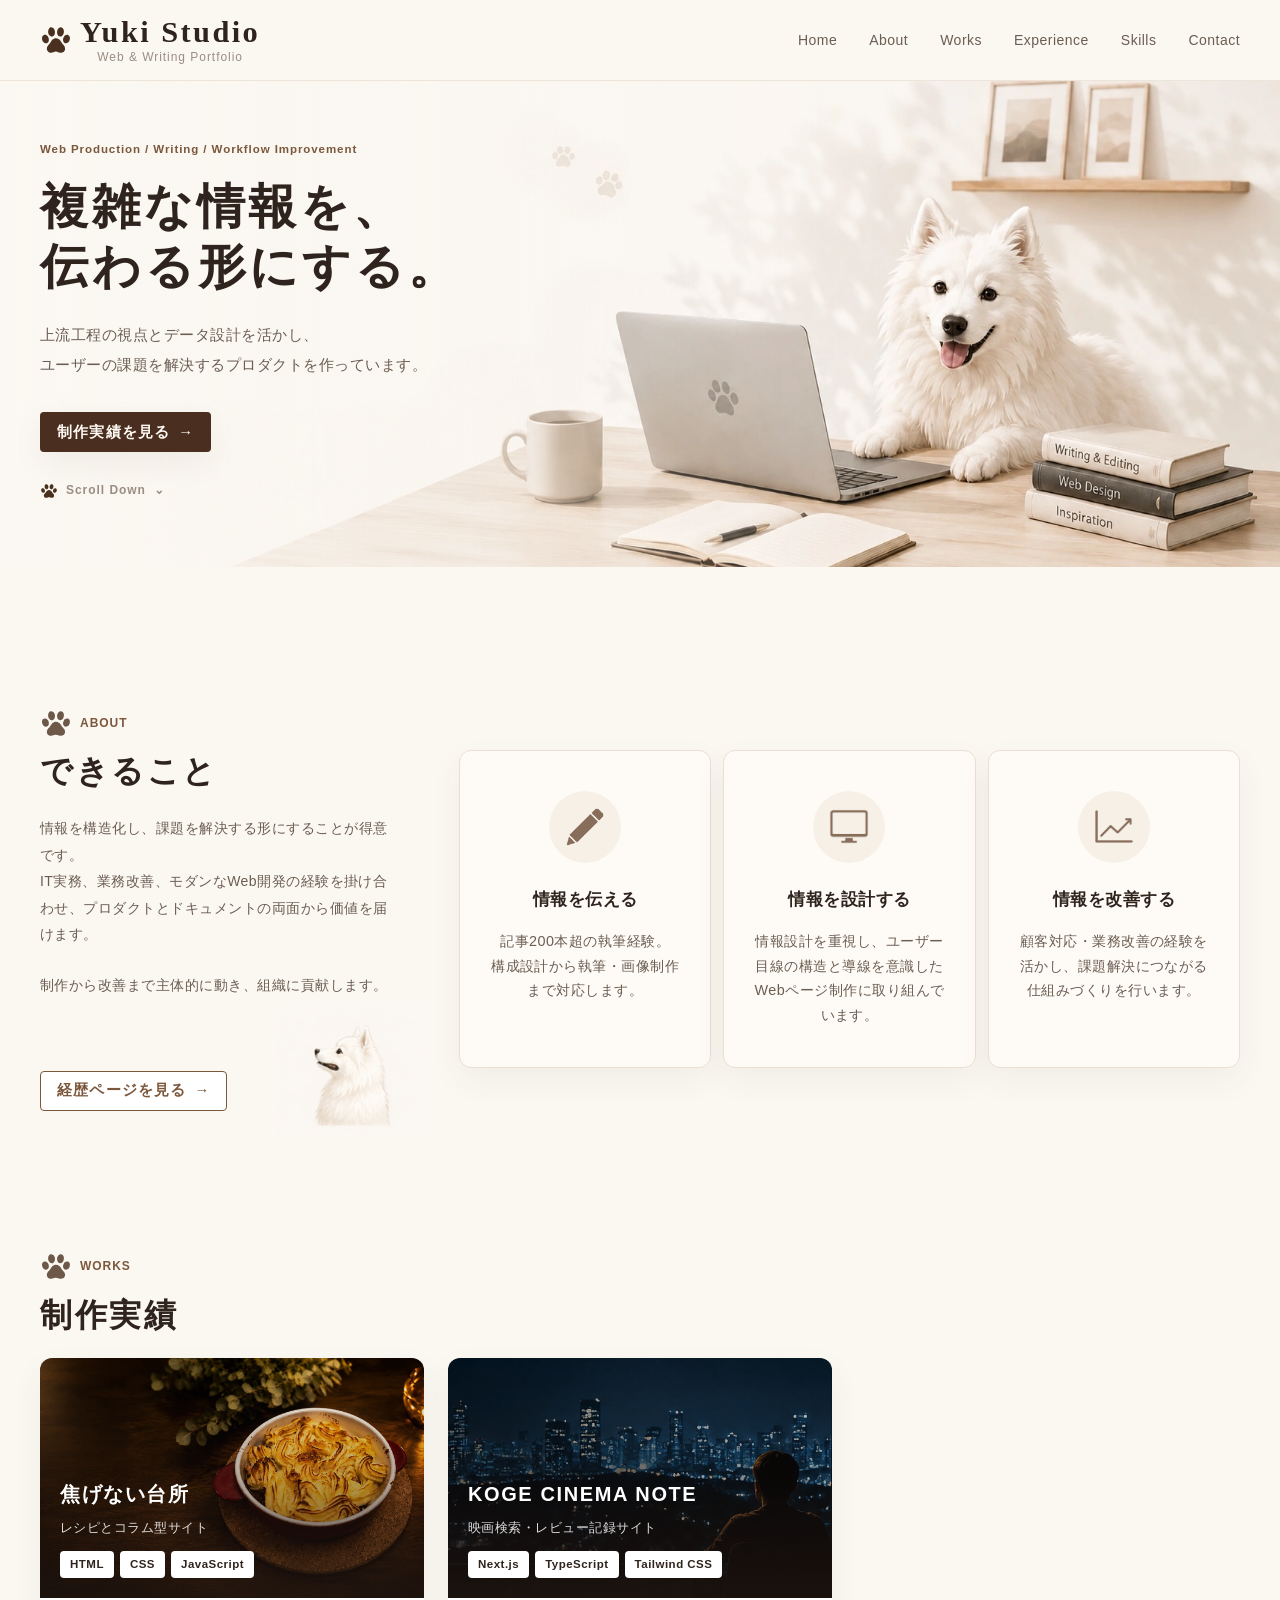
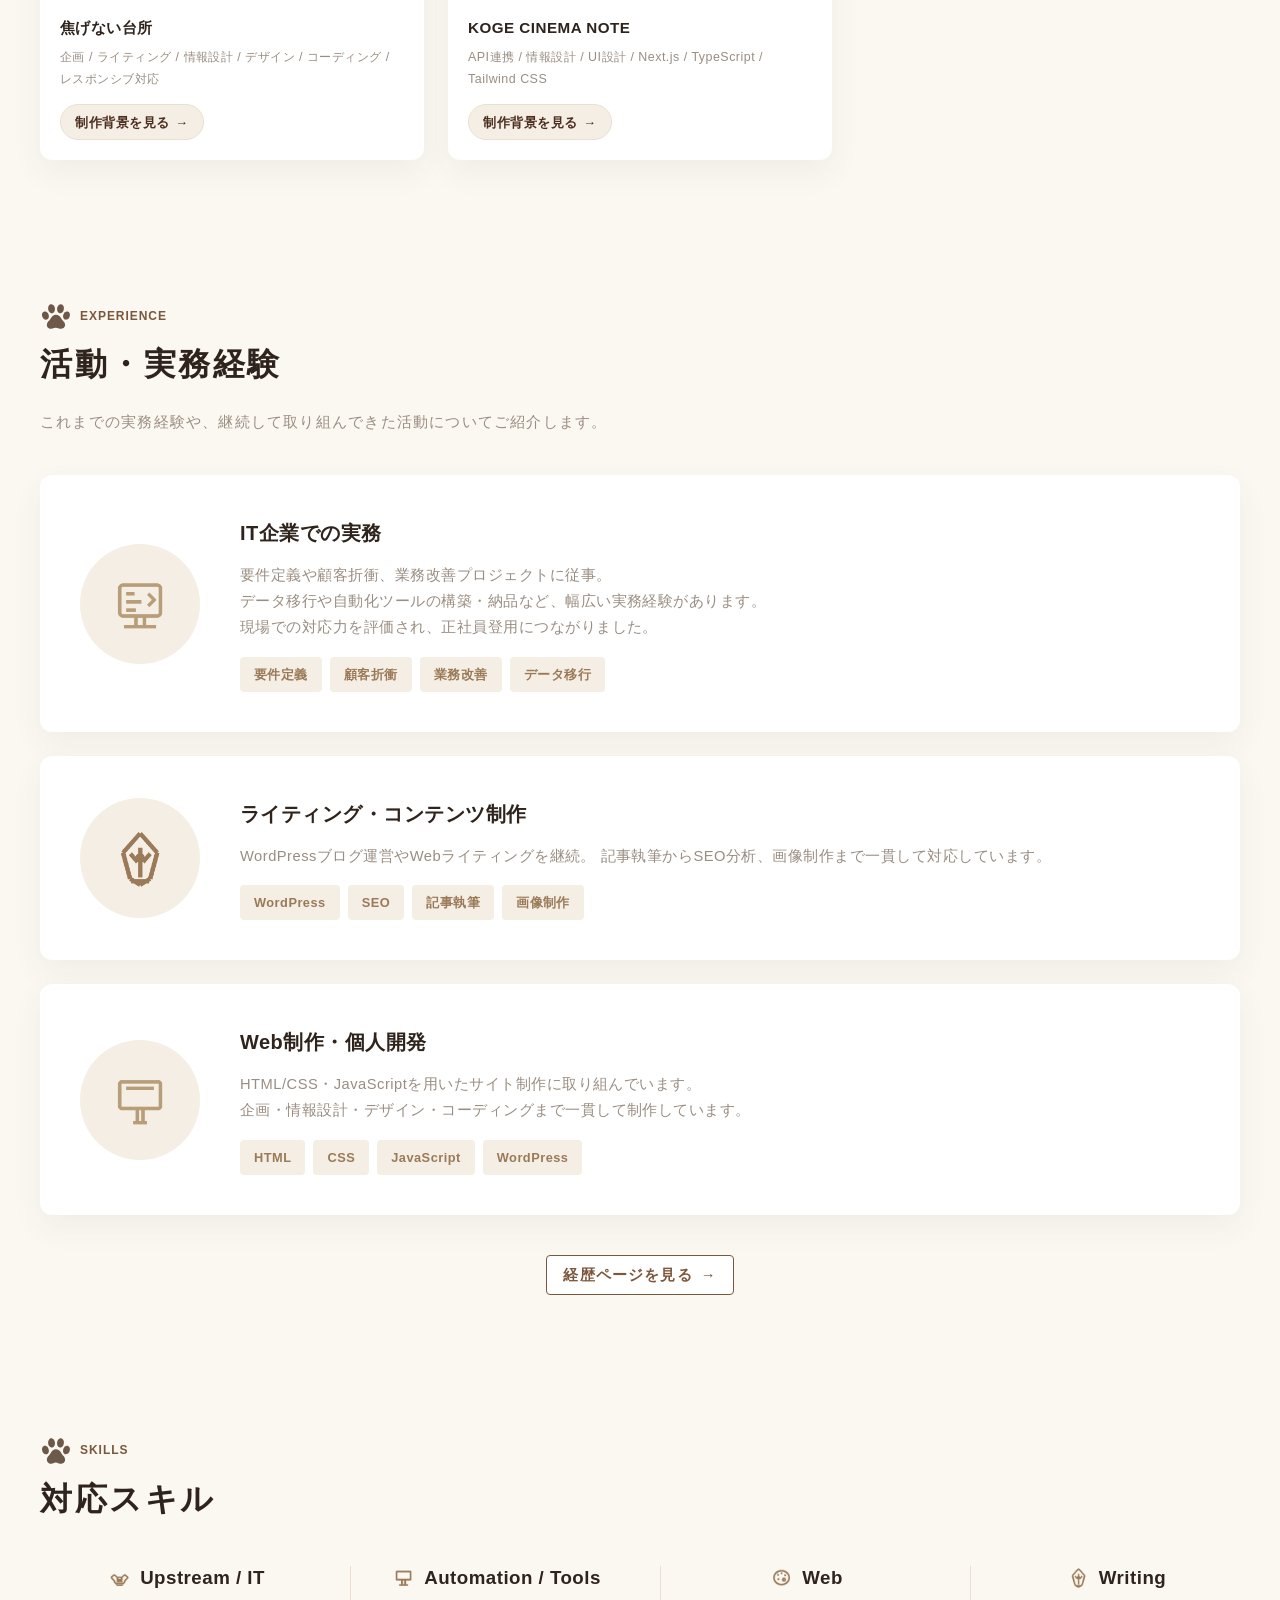
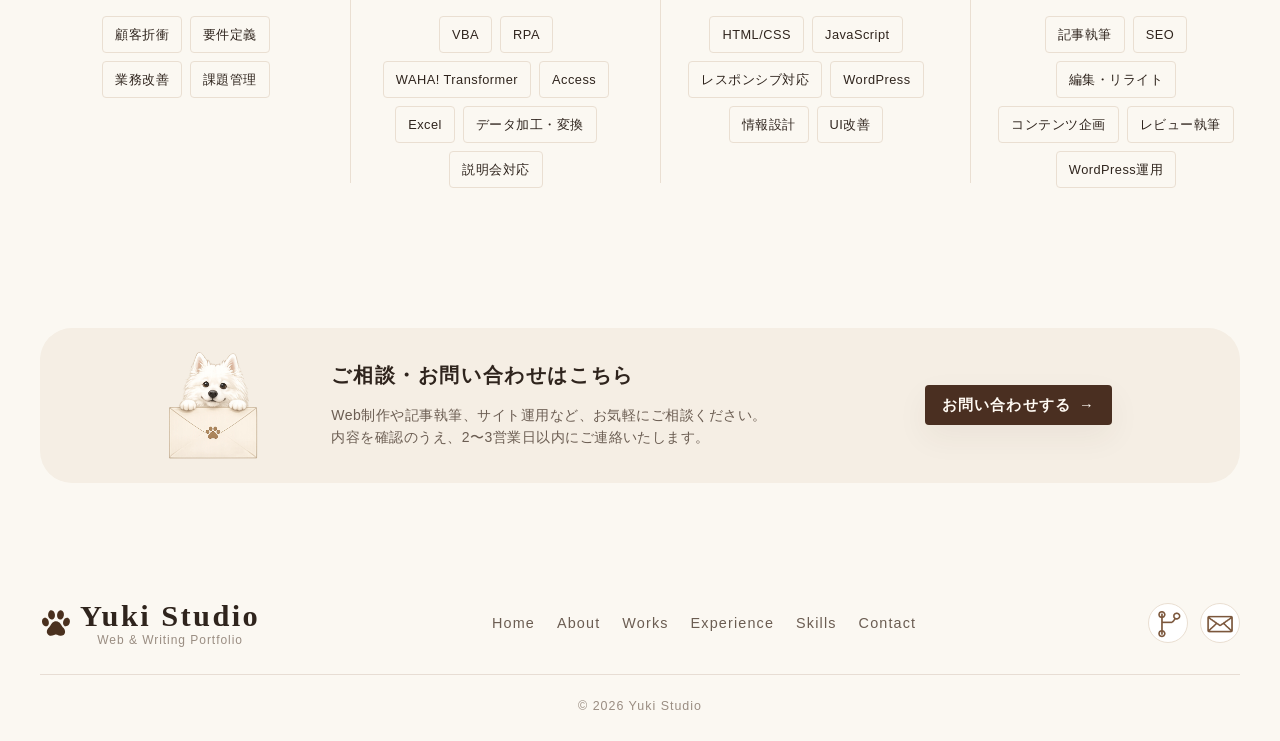
<file: index.html>
<!DOCTYPE html>
<html lang="ja">

<head>
  <meta charset="UTF-8">
  <meta name="viewport" content="width=device-width, initial-scale=1.0">

  <title>Yuki Studio | Web & Writing Portfolio</title>
  <meta name="description" content="Yuki Studioは、IT実務経験を土台に、情報設計・文章作成・Web制作・運用まで対応するポートフォリオサイトです。">

  <link rel="stylesheet" href="css/common.css">
  <link rel="stylesheet" href="css/style.css">
</head>

<body>
  <header class="site-header">
    <div class="header-inner">
      <a href="#home" class="site-logo" aria-label="Yuki Studio トップへ">
        <img src="images/logo-paw.svg" alt="肉球のロゴ" class="logo-mark">
        <span class="logo-text">
          <span class="logo-main">Yuki Studio</span>
          <span class="logo-sub">Web &amp; Writing Portfolio</span>
        </span>
      </a>

      <button class="menu-toggle" type="button" aria-label="メニューを開く" aria-expanded="false" aria-controls="global-nav">
        <span></span>
        <span></span>
        <span></span>
      </button>

      <nav class="global-nav" id="global-nav" aria-label="グローバルナビゲーション">
        <ul class="nav-list">
          <li><a href="#home">Home</a></li>
          <li><a href="#about">About</a></li>
          <li><a href="#works">Works</a></li>
          <li><a href="#experience">Experience</a></li>
          <li><a href="#skills">Skills</a></li>
          <li><a href="contact.html">Contact</a></li>
        </ul>
      </nav>
    </div>
  </header>

  <main>
    <section class="hero" id="home">
      <div class="hero-inner">
        <div class="hero-content">
          <p class="hero-label">Web Production / Writing / Workflow Improvement</p>

          <h1 class="hero-title">
            複雑な情報を、<br>
            伝わる形にする。
          </h1>

          <p class="hero-lead">
            上流工程の視点とデータ設計を活かし、<br>
            ユーザーの課題を解決するプロダクトを作っています。
          </p>

          <div class="hero-actions">
            <a href="#works" class="button button-primary">
              制作実績を見る
              <span aria-hidden="true">→</span>
            </a>
          </div>

          <a href="#about" class="scroll-link">
            <img src="images/logo-paw.svg" alt="" class="scroll-icon">
            <span>Scroll Down</span>
            <span aria-hidden="true">⌄</span>
          </a>
        </div>
      </div>
    </section>

    <section class="section about-section" id="about">
      <div class="section-inner about-layout">
        <div class="section-heading">
          <div class="section-title-row">
            <div>
              <p class="section-label">
                <img src="images/logo-paw.svg" alt="" class="section-logo-mark">
                ABOUT
              </p>
              <h2>できること</h2>
            </div>
          </div>

          <p class="section-text">
            情報を構造化し、課題を解決する形にすることが得意です。<br>
            IT実務、業務改善、モダンなWeb開発の経験を掛け合わせ、プロダクトとドキュメントの両面から価値を届けます。
          </p>
          <p class="section-text">
            制作から改善まで主体的に動き、組織に貢献します。
          </p>

          <div class="experience-link">
            <a href="career.html" class="button button-primary">
              経歴ページを見る
              <span aria-hidden="true">→</span>
            </a>
          </div>

          <div class="about-dog">
            <img src="images/about-dog.webp" alt="白い犬のイラスト">
          </div>
        </div>

        <div class="service-list">
          <article class="service-card">
            <div class="service-icon" aria-hidden="true">
              <img src="images/icon-writing.webp" alt="" width="32" height="32">
            </div>
            <h3>情報を伝える</h3>
            <p>
              記事200本超の執筆経験。<br>
              構成設計から執筆・画像制作まで対応します。
            </p>
          </article>

          <article class="service-card">
            <div class="service-icon" aria-hidden="true">
              <img src="images/icon-pc.webp" alt="">
            </div>
            <h3>情報を設計する</h3>
            <p>
              情報設計を重視し、ユーザー目線の構造と導線を意識した
              Webページ制作に取り組んでいます。
            </p>
          </article>

          <article class="service-card">
            <div class="service-icon" aria-hidden="true">
              <img src="images/icon-graph.webp" alt="">
            </div>
            <h3>情報を改善する</h3>
            <p>
              顧客対応・業務改善の経験を活かし、課題解決につながる仕組みづくりを行います。
            </p>
          </article>
        </div>
      </div>
    </section>

    <section class="section works-section" id="works">
      <div class="section-inner">
        <div class="section-title-row">
          <div>
            <p class="section-label">
              <img src="images/logo-paw.svg" alt="" class="section-logo-mark">
              WORKS
            </p>
            <h2>制作実績</h2>
          </div>
        </div>

        <div class="works-list">
          <article class="work-card work-card-featured">
            <a href="https://kogenai-kitchen.vercel.app/" class="work-image" target="_blank"
              rel="noopener noreferrer" aria-label="焦げない台所の公開サイトを見る">
              <img src="images/kogenai-kitchen.webp" alt="焦げない台所のサイト画面" width="640" height="380">
              <div class="work-image-text">
                <p class="work-title-on-image">焦げない台所</p>
                <p>レシピとコラム型サイト</p>
                <div class="work-tags">
                  <span>HTML</span>
                  <span>CSS</span>
                  <span>JavaScript</span>
                </div>
              </div>
            </a>

            <div class="work-body">
              <h3>焦げない台所</h3>
              <p>
                料理をテーマに、レシピ・コラム・プロフィールまで設計した読み物型サイトです。
                企画、文章作成、情報設計、デザイン、HTML/CSS/JavaScript実装まで一貫して制作しました。
              </p>
              <p class="work-meta">
                企画 / ライティング / 情報設計 / デザイン / コーディング / レスポンシブ対応
              </p>
              <div class="work-links">
                <a href="work-kogenai.html" class="work-link">
                  制作背景を見る
                  <span aria-hidden="true">→</span>
                </a>
              </div>
            </div>
          </article>

          <article class="work-card">
            <a href="https://koge-cinema-note.vercel.app/" class="work-image" target="_blank"
              rel="noopener noreferrer" aria-label="KOGE CINEMA NOTEを見る">
              <img src="images/movie-site.webp" alt="KOGE CINEMA NOTEのサイト画面" width="640" height="380">
              <div class="work-image-text">
                <p class="work-title-on-image">KOGE CINEMA NOTE</p>
                <p>映画検索・レビュー記録サイト</p>
                <div class="work-tags">
                  <span>Next.js</span>
                  <span>TypeScript</span>
                  <span>Tailwind CSS</span>
                </div>
              </div>
            </a>

            <div class="work-body">
              <h3>KOGE CINEMA NOTE</h3>
              <p>
                TMDB APIを利用し、映画検索・詳細表示・お気に入り保存・レビュー記録ができる映画管理サイトです。
                検索体験や作品詳細ページの見やすさを意識し、Next.js / TypeScript / Tailwind CSSで制作しました。
              </p>
              <p class="work-meta">
                API連携 / 情報設計 / UI設計 / Next.js / TypeScript / Tailwind CSS
              </p>
              <div class="work-links">
                <a href="work-cinema.html" class="work-link" target="_blank" rel="noopener noreferrer">
                  制作背景を見る
                  <span aria-hidden="true">→</span>
                </a>
              </div>
            </div>
          </article>
        </div>
      </div>
    </section>

    <section class="section experience-section" id="experience">
      <div class="section-inner">
        <div class="section-title-row">
          <div>
            <p class="section-label">
              <img src="images/logo-paw.svg" alt="" class="section-logo-mark">
              EXPERIENCE
            </p>
            <h2>活動・実務経験</h2>
          </div>
        </div>

        <p class="section-lead">これまでの実務経験や、継続して取り組んできた活動についてご紹介します。</p>

        <div class="experience-list">
          <article class="experience-card">
            <div class="experience-icon-wrap">
              <img src="images/icon-company.webp" alt="IT企業のアイコン" class="experience-icon">
            </div>

            <div class="experience-body">
              <h3>IT企業での実務</h3>
              <p>
                要件定義や顧客折衝、業務改善プロジェクトに従事。<br>
                データ移行や自動化ツールの構築・納品など、幅広い実務経験があります。<br>
                現場での対応力を評価され、正社員登用につながりました。
              </p>
              <div class="experience-tags">
                <span>要件定義</span>
                <span>顧客折衝</span>
                <span>業務改善</span>
                <span>データ移行</span>
              </div>
            </div>
          </article>

          <article class="experience-card">
            <div class="experience-icon-wrap">
              <img src="images/pen-nib-icon.webp" alt="ライティングのアイコン" class="experience-icon">
            </div>

            <div class="experience-body">
              <h3>ライティング・コンテンツ制作</h3>
              <p>
                WordPressブログ運営やWebライティングを継続。
                記事執筆からSEO分析、画像制作まで一貫して対応しています。
              </p>
              <div class="experience-tags">
                <span>WordPress</span>
                <span>SEO</span>
                <span>記事執筆</span>
                <span>画像制作</span>
              </div>
            </div>
          </article>

          <article class="experience-card">
            <div class="experience-icon-wrap">
              <img src="images/pc-icon.webp" alt="PCのアイコン" class="experience-icon">
            </div>

            <div class="experience-body">
              <h3>Web制作・個人開発</h3>
              <p>
                HTML/CSS・JavaScriptを用いたサイト制作に取り組んでいます。<br>
                企画・情報設計・デザイン・コーディングまで一貫して制作しています。
              </p>
              <div class="experience-tags">
                <span>HTML</span>
                <span>CSS</span>
                <span>JavaScript</span>
                <span>WordPress</span>
              </div>
            </div>
          </article>
        </div>

        <div class="experience-link">
          <a href="career.html" class="button button-primary">
            経歴ページを見る
            <span aria-hidden="true">→</span>
          </a>
        </div>
      </div>
    </section>

    <section class="section skills-section" id="skills">
      <div class="section-inner">
        <p class="section-label">
          <img src="images/logo-paw.svg" alt="" class="section-logo-mark">
          SKILLS
        </p>

        <h2>対応スキル</h2>

        <div class="skill-groups">
          <section class="skill-group">
            <h3>
              <img src="images/handshake-icon.webp" alt="" class="skill-group-icon">
              Upstream / IT
            </h3>
            <div class="skill-tags">
              <span>顧客折衝</span>
              <span>要件定義</span>
              <span>業務改善</span>
              <span>課題管理</span>
            </div>
          </section>

          <section class="skill-group">
            <h3>
              <img src="images/it-icon.webp" alt="" class="skill-group-icon">
              Automation / Tools
            </h3>
            <div class="skill-tags">
              <span>VBA</span>
              <span>RPA</span>
              <span>WAHA! Transformer</span>
              <span>Access</span>
              <span>Excel</span>
              <span>データ加工・変換</span>
              <span>説明会対応</span>
            </div>
          </section>

          <section class="skill-group">
            <h3>
              <img src="images/palette-icon.webp" alt="" class="skill-group-icon">
              Web
            </h3>
            <div class="skill-tags">
              <span>HTML/CSS</span>
              <span>JavaScript</span>
              <span>レスポンシブ対応</span>
              <span>WordPress</span>
              <span>情報設計</span>
              <span>UI改善</span>
            </div>
          </section>

          <section class="skill-group">
            <h3>
              <img src="images/pen-nib-icon.webp" alt="" class="skill-group-icon">
              Writing
            </h3>
            <div class="skill-tags">
              <span>記事執筆</span>
              <span>SEO</span>
              <span>編集・リライト</span>
              <span>コンテンツ企画</span>
              <span>レビュー執筆</span>
              <span>WordPress運用</span>
            </div>
          </section>
        </div>
      </div>
    </section>

    <section class="section contact-section" id="contact">
      <div class="section-inner">
        <div class="contact-pill">
          <div class="contact-dog">
            <img src="images/contact-dog.webp" alt="白い犬のイラスト">
          </div>

          <div class="contact-content">
            <div class="contact-text">
              <h2>ご相談・お問い合わせはこちら</h2>
              <p>
                Web制作や記事執筆、サイト運用など、お気軽にご相談ください。<br>
                内容を確認のうえ、2〜3営業日以内にご連絡いたします。
              </p>
            </div>

            <div class="contact-action">
              <a href="contact.html" class="button button-primary">
                お問い合わせする
                <span aria-hidden="true">→</span>
              </a>
            </div>
          </div>
        </div>
      </div>
    </section>
  </main>

  <footer class="site-footer">
    <div class="footer-inner">
      <div class="footer-main">
        <a href="#home" class="site-logo footer-logo" aria-label="Yuki Studio トップへ">
          <img src="images/logo-paw.svg" alt="肉球のロゴ" class="logo-mark">
          <span class="logo-text">
            <span class="logo-main">Yuki Studio</span>
            <span class="logo-sub">Web &amp; Writing Portfolio</span>
          </span>
        </a>

        <nav class="footer-nav" aria-label="フッターナビゲーション">
          <ul>
            <li><a href="#home">Home</a></li>
            <li><a href="#about">About</a></li>
            <li><a href="#works">Works</a></li>
            <li><a href="#experience">Experience</a></li>
            <li><a href="#skills">Skills</a></li>
            <li><a href="contact.html">Contact</a></li>
          </ul>
        </nav>

        <div class="footer-sns" aria-label="SNS・連絡先">
          <a href="https://github.com/snow10-hub" aria-label="GitHub" target="_blank" rel="noopener noreferrer">
            <img src="images/github-repo-icon.webp" alt="GitHub">
          </a>

          <a href="contact.html" aria-label="メール">
            <img src="images/mail-icon.webp" alt="メール">
          </a>
        </div>
      </div>

      <div class="footer-copy">
        <p class="copyright">© 2026 Yuki Studio</p>
      </div>
    </div>
  </footer>

  <script src="js/main.js"></script>
</body>

</html>
</file>
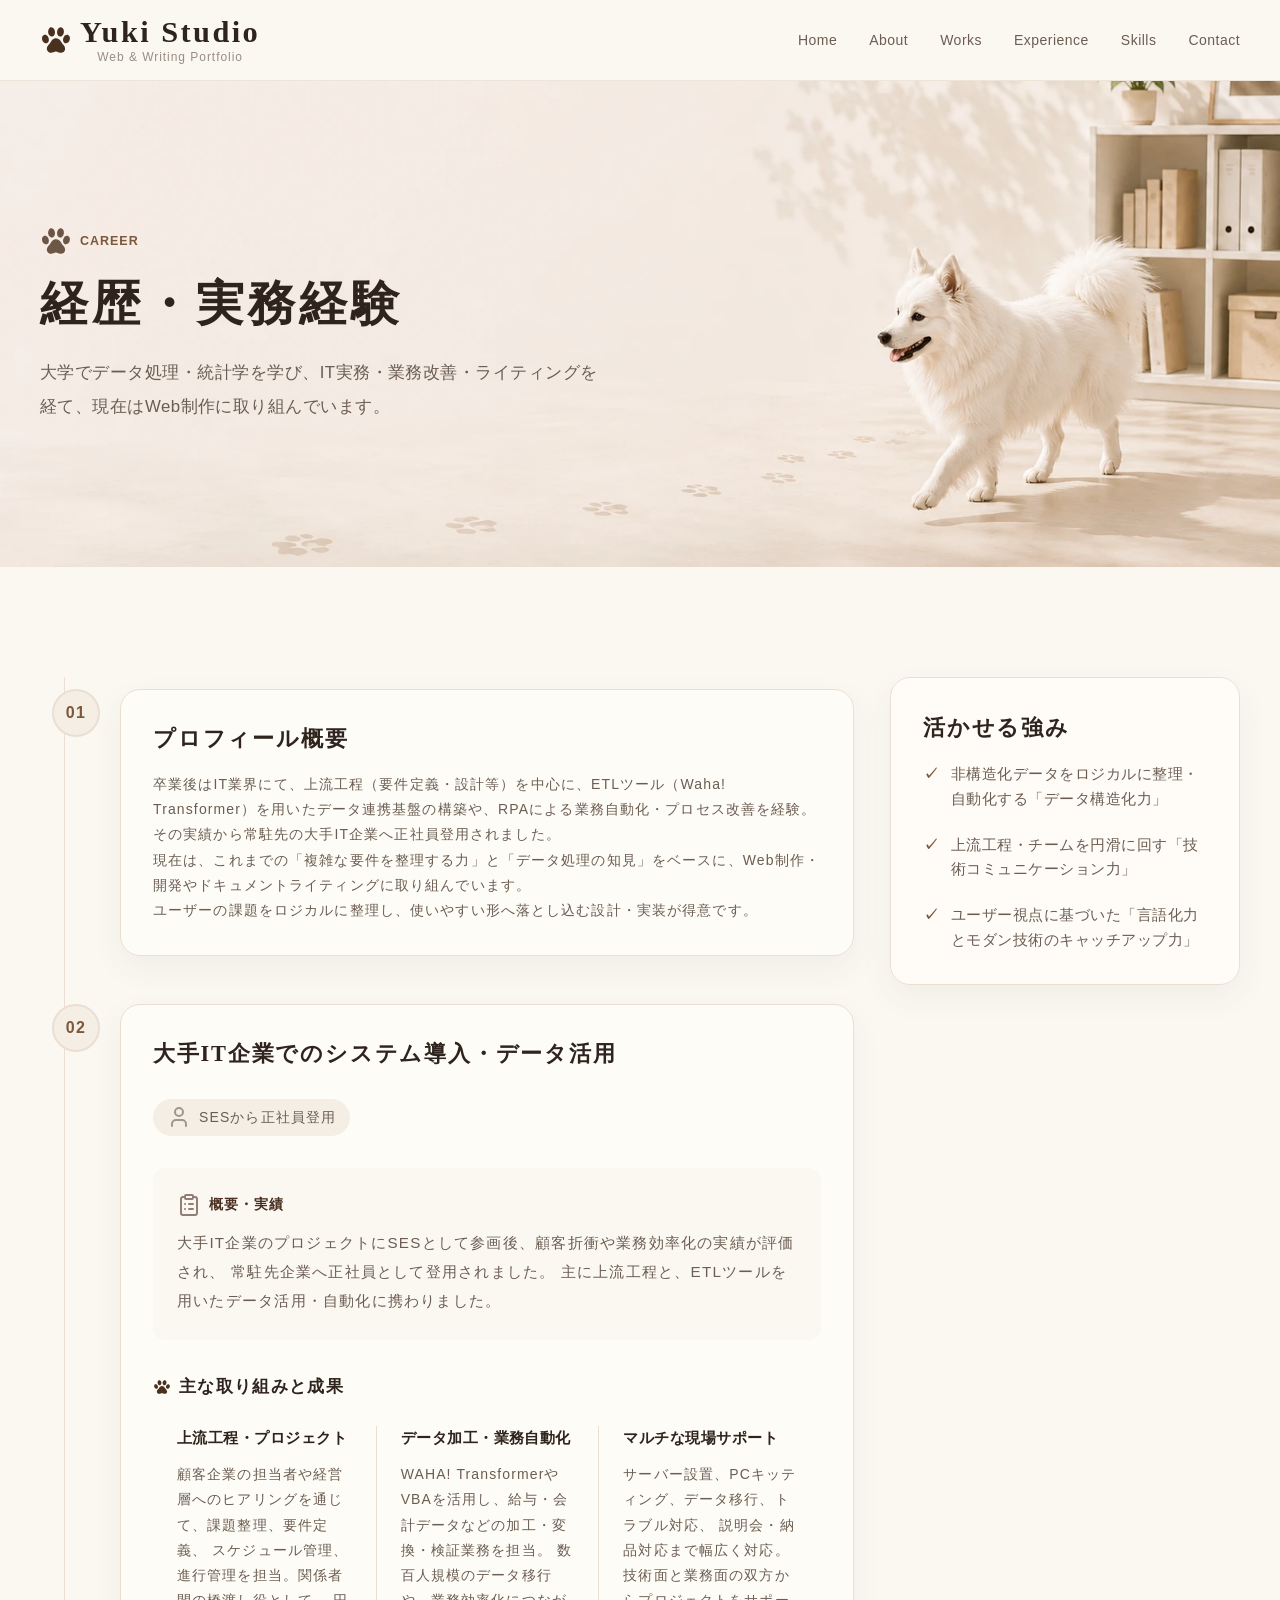
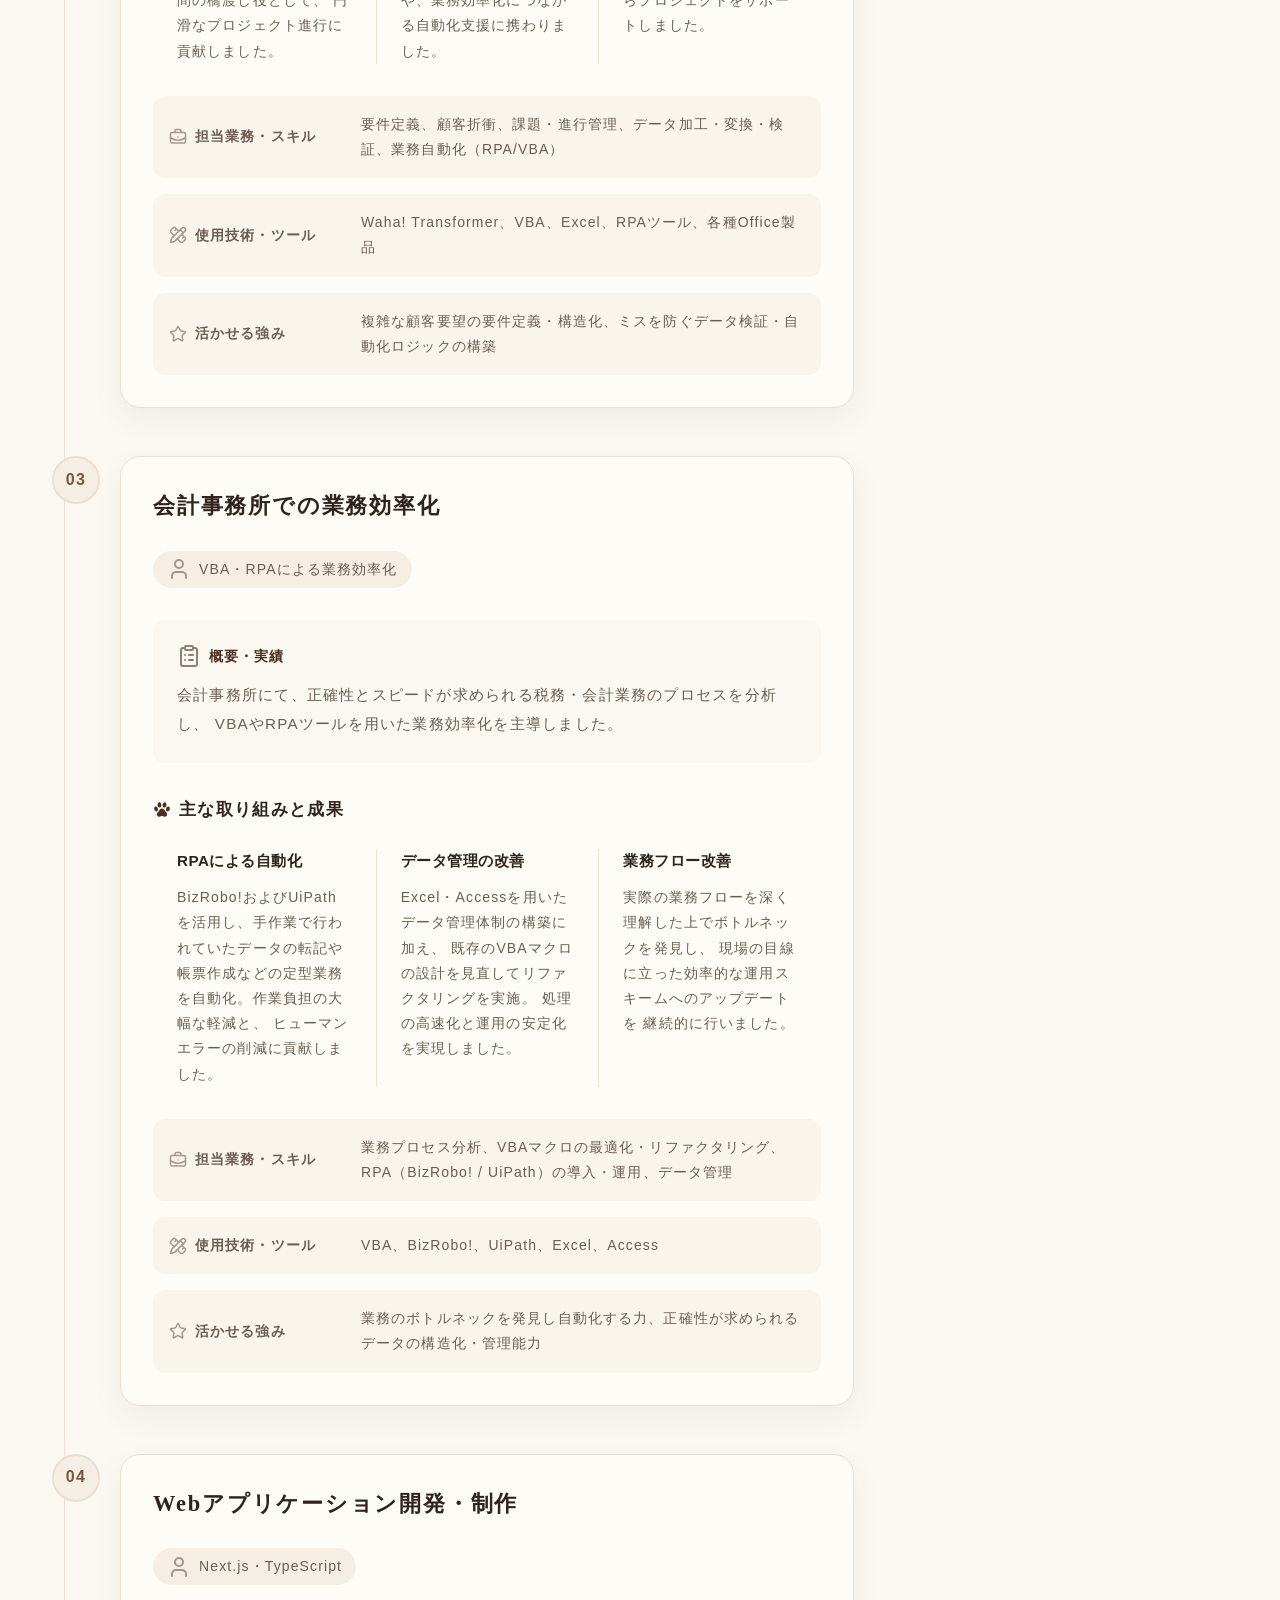
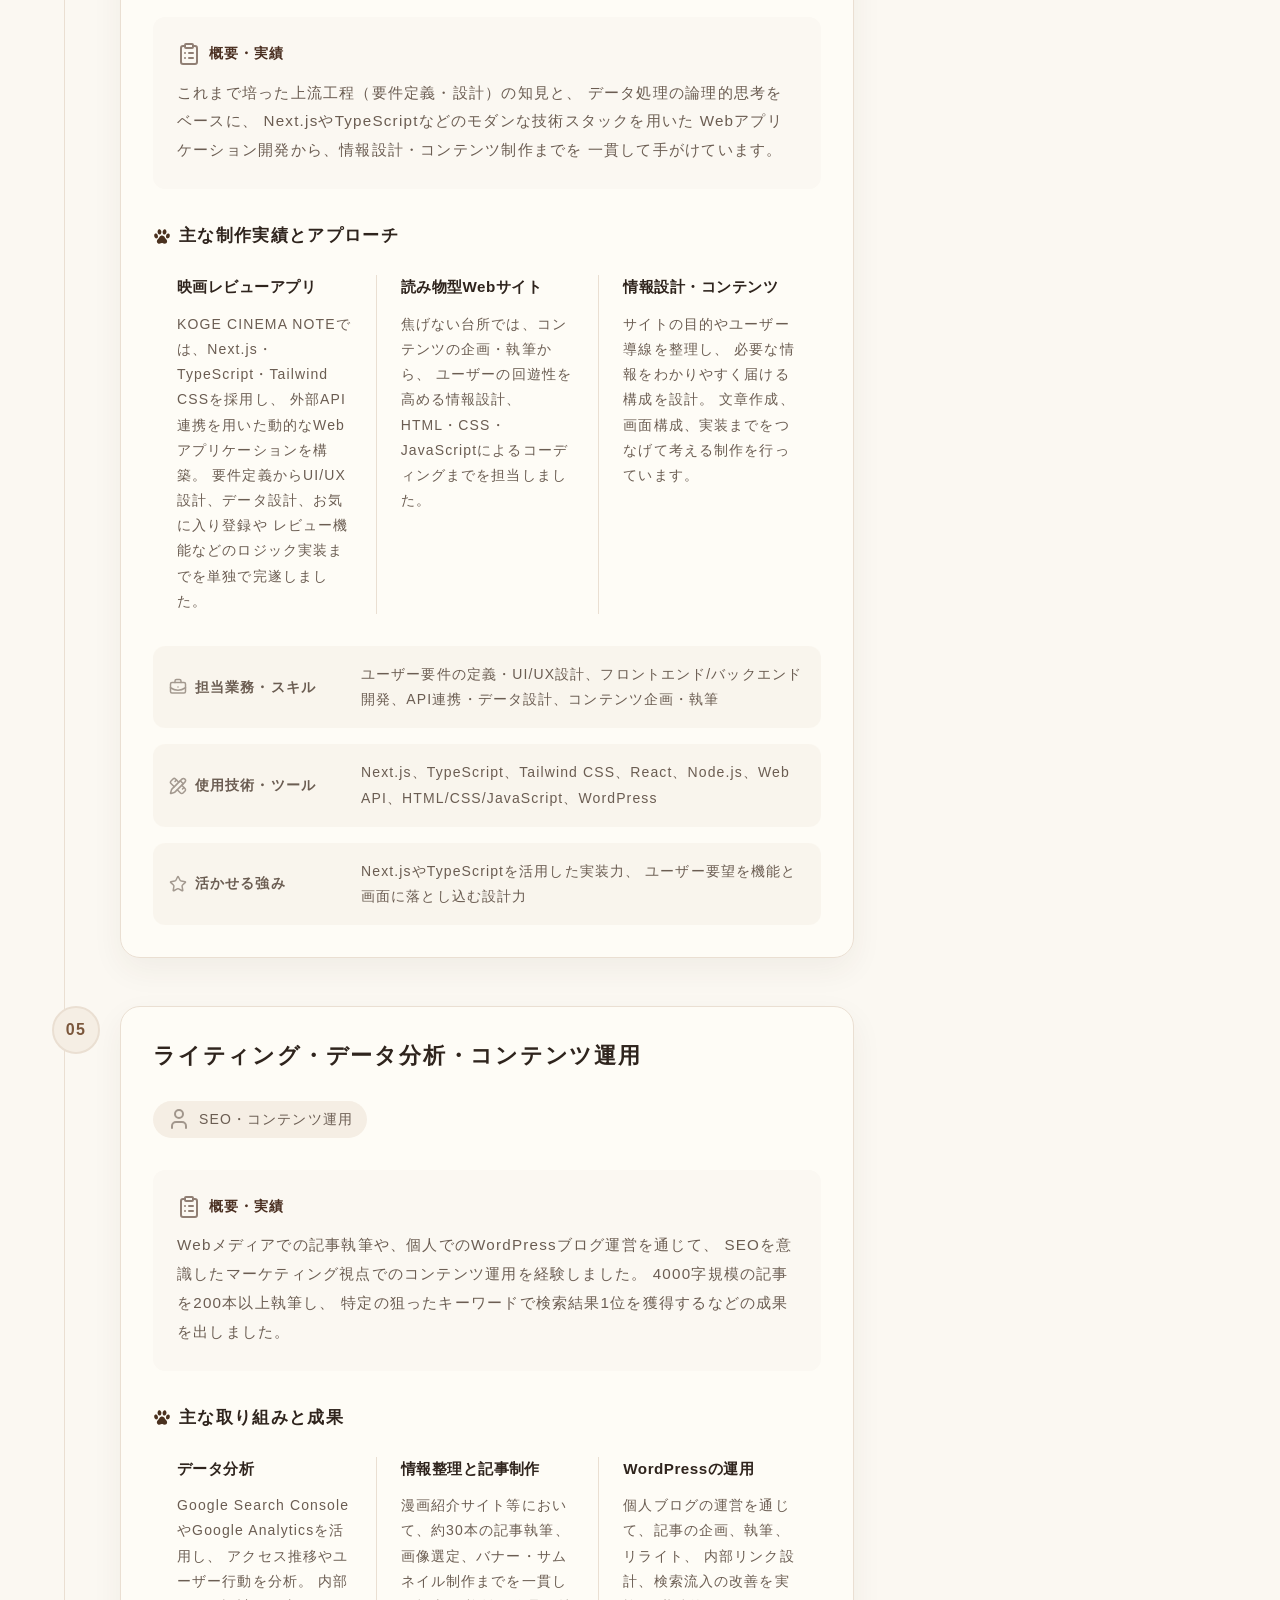
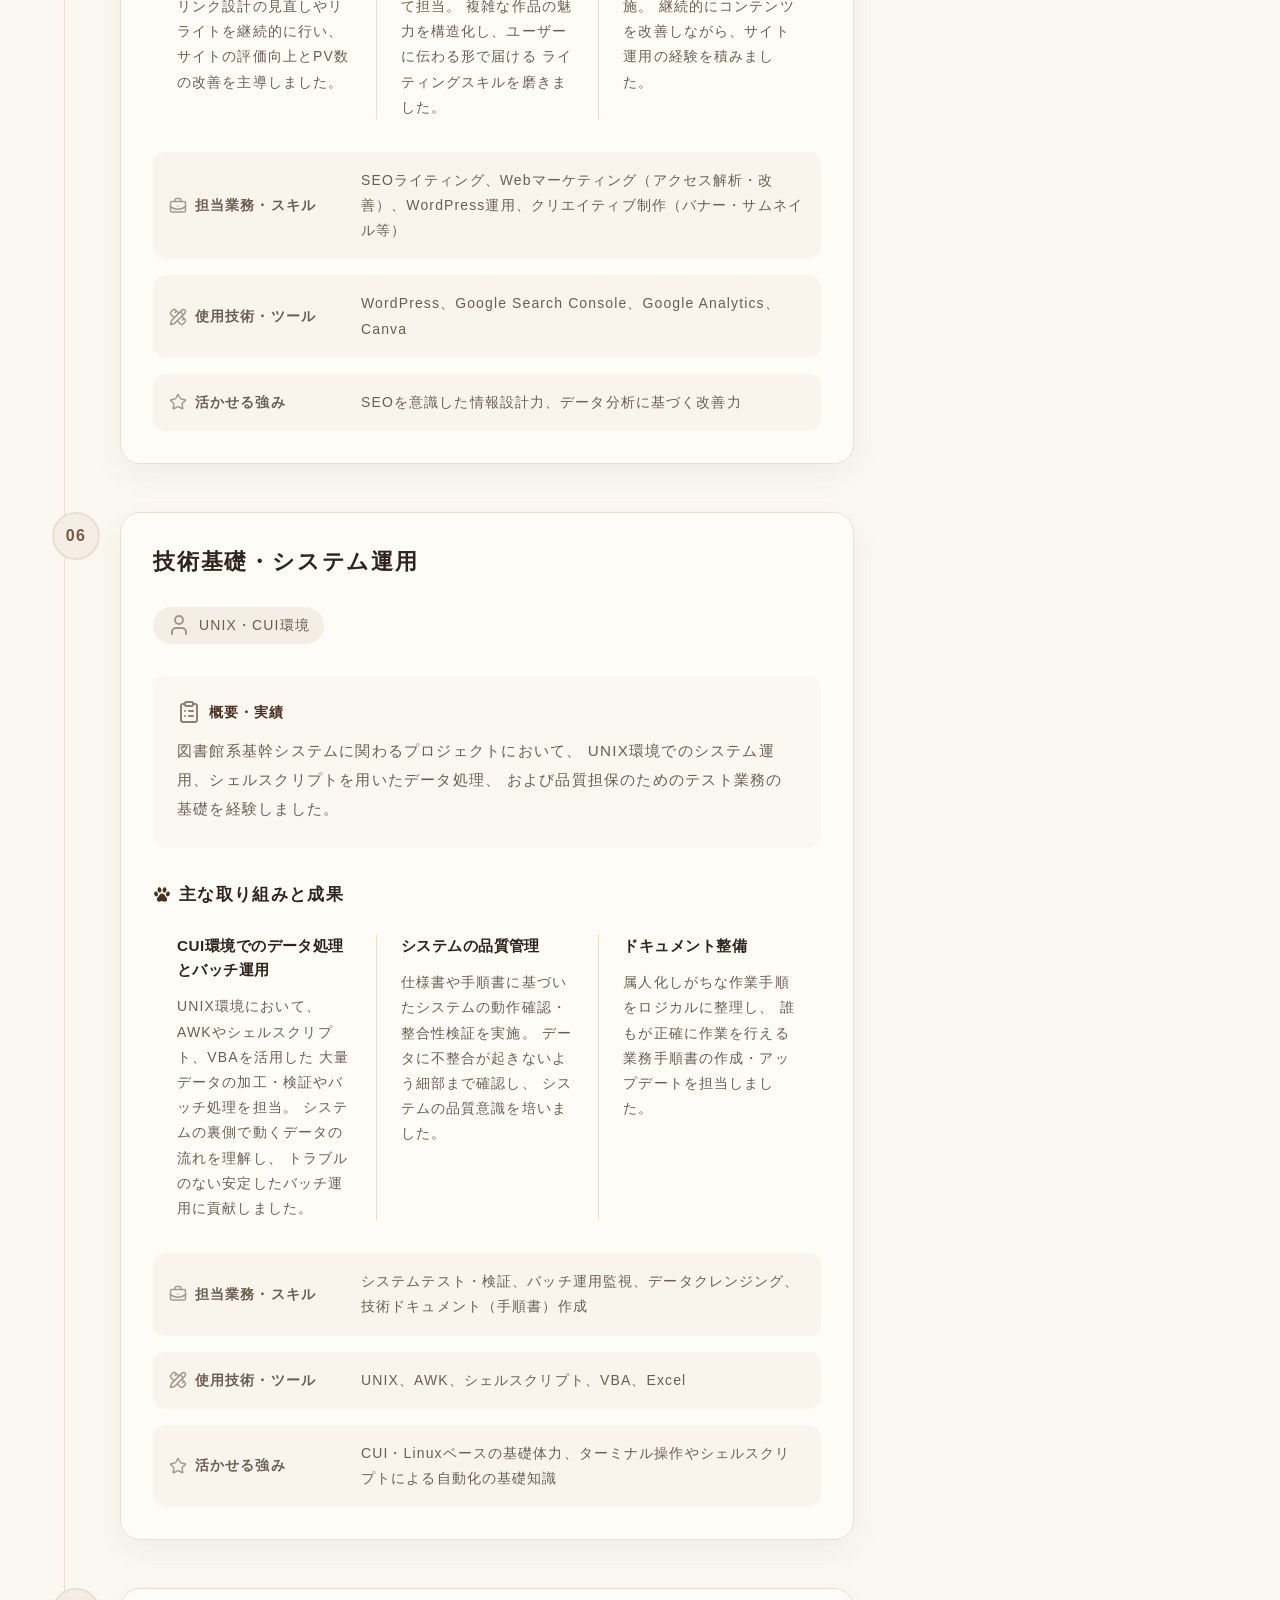
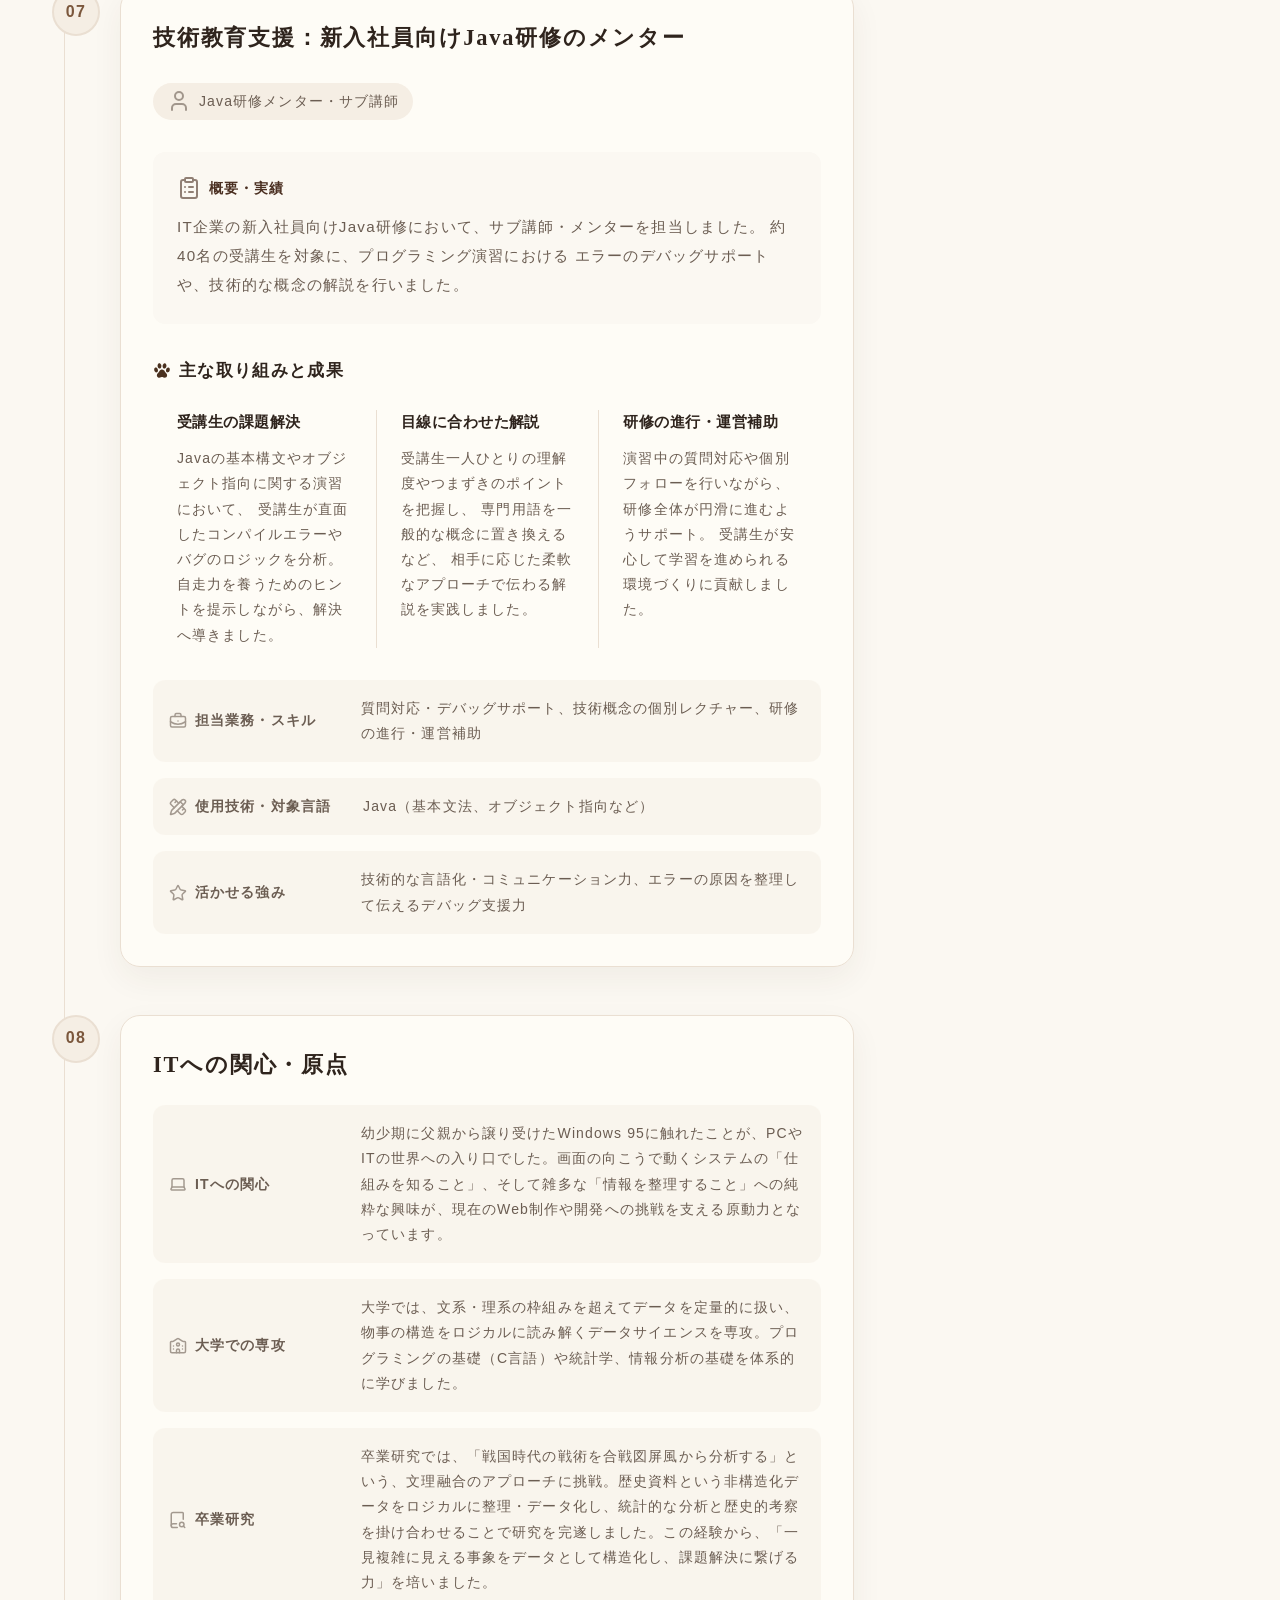
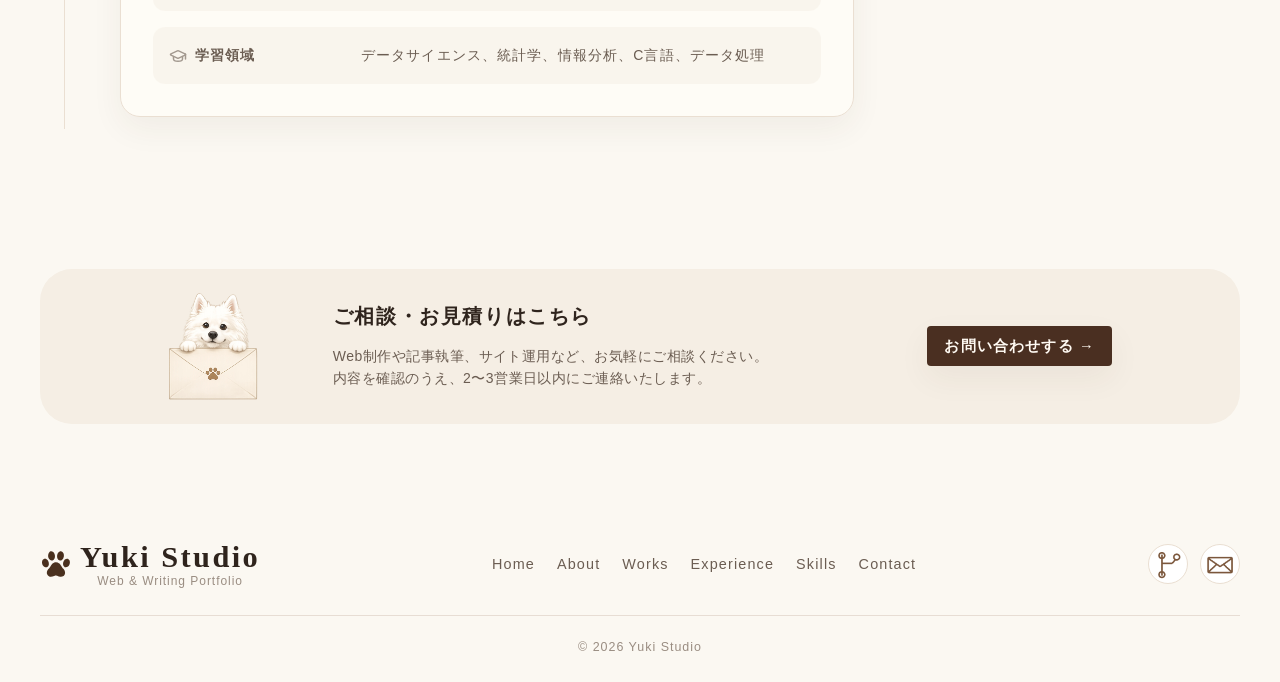
<file: career.html>
<!DOCTYPE html>
<html lang="ja">

<head>
    <meta charset="UTF-8">
    <meta name="viewport" content="width=device-width, initial-scale=1.0">

    <title>経歴・実務経験 | Yuki Studio</title>
    <meta name="description" content="Yuki Studioの経歴・実務経験ページです。IT実務、業務改善、Web制作、ライティング、コンテンツ運用の経験を紹介します。">

    <link rel="stylesheet" href="css/common.css">
    <link rel="stylesheet" href="css/career.css">
</head>

<body>
    <header class="site-header">
        <div class="header-inner">
            <a href="index.html" class="site-logo" aria-label="Yuki Studio トップへ">
                <img src="images/logo-paw.svg" alt="" class="logo-mark">
                <span class="logo-text">
                    <span class="logo-main">Yuki Studio</span>
                    <span class="logo-sub">Web &amp; Writing Portfolio</span>
                </span>
            </a>

            <button class="menu-toggle" type="button" aria-label="メニューを開く" aria-expanded="false"
                aria-controls="global-nav">
                <span></span>
                <span></span>
                <span></span>
            </button>

            <nav class="global-nav" id="global-nav" aria-label="グローバルナビゲーション">
                <ul class="nav-list">
                    <li><a href="index.html">Home</a></li>
                    <li><a href="index.html#about">About</a></li>
                    <li><a href="index.html#works">Works</a></li>
                    <li><a href="index.html#experience">Experience</a></li>
                    <li><a href="index.html#skills">Skills</a></li>
                    <li><a href="contact.html">Contact</a></li>
                </ul>
            </nav>
        </div>
    </header>

    <main>
        <section class="career-hero">
            <div class="career-hero-inner">
                <div class="career-hero-content">
                    <p class="career-hero-label">
                        <img src="images/logo-paw.svg" alt="" class="section-logo-mark">
                        CAREER
                    </p>

                    <h1 class="career-hero-title">
                        経歴・実務経験
                    </h1>

                    <p class="career-hero-lead">
                        大学でデータ処理・統計学を学び、IT実務・業務改善・ライティングを経て、現在はWeb制作に取り組んでいます。
                    </p>
                </div>

                <div class="career-hero-visual">
                    <img src="images/hero-dog-career.webp" alt="白い犬と植物のある制作室のイメージ">
                </div>
            </div>
        </section>

        <section class="section career-section">
            <div class="section-inner career-layout">
                <div class="career-main">
                    <article class="career-card">
                        <div class="career-number">01</div>

                        <div class="career-card-inner">

                            <div class="career-content">
                                <h2>プロフィール概要</h2>

                                <p>
                                    卒業後はIT業界にて、上流工程（要件定義・設計等）を中心に、ETLツール（Waha!
                                    Transformer）を用いたデータ連携基盤の構築や、RPAによる業務自動化・プロセス改善を経験。その実績から常駐先の大手IT企業へ正社員登用されました。
                                </p>

                                <p>
                                    現在は、これまでの「複雑な要件を整理する力」と「データ処理の知見」をベースに、Web制作・開発やドキュメントライティングに取り組んでいます。
                                </p>

                                <p>
                                    ユーザーの課題をロジカルに整理し、使いやすい形へ落とし込む設計・実装が得意です。
                                </p>
                            </div>
                        </div>
                    </article>
                    <article class="career-card">
                        <div class="career-number">02</div>

                        <div class="career-card-inner">
                            <div class="career-content">
                                <h2>大手IT企業でのシステム導入・データ活用</h2>

                                <p class="career-badge">
                                    <svg xmlns="http://www.w3.org/2000/svg" width="24" height="24" viewBox="0 0 24 24"
                                        fill="none" stroke="currentColor" stroke-width="2" stroke-linecap="round"
                                        stroke-linejoin="round" class="lucide lucide-user-icon lucide-user"
                                        aria-hidden="true" focusable="false">
                                        <path d="M19 21v-2a4 4 0 0 0-4-4H9a4 4 0 0 0-4 4v2" />
                                        <circle cx="12" cy="7" r="4" />
                                    </svg>
                                    SESから正社員登用
                                </p>

                                <div class="career-summary">
                                    <h3>
                                        <svg xmlns="http://www.w3.org/2000/svg" width="24" height="24"
                                            viewBox="0 0 24 24" fill="none" stroke="currentColor" stroke-width="2"
                                            stroke-linecap="round" stroke-linejoin="round"
                                            class="lucide lucide-clipboard-list-icon lucide-clipboard-list"
                                            aria-hidden="true" focusable="false">
                                            <rect width="8" height="4" x="8" y="2" rx="1" ry="1" />
                                            <path
                                                d="M16 4h2a2 2 0 0 1 2 2v14a2 2 0 0 1-2 2H6a2 2 0 0 1-2-2V6a2 2 0 0 1 2-2h2" />
                                            <path d="M12 11h4" />
                                            <path d="M12 16h4" />
                                            <path d="M8 11h.01" />
                                            <path d="M8 16h.01" />
                                        </svg>概要・実績
                                    </h3>
                                    <p>
                                        大手IT企業のプロジェクトにSESとして参画後、顧客折衝や業務効率化の実績が評価され、
                                        常駐先企業へ正社員として登用されました。
                                        主に上流工程と、ETLツールを用いたデータ活用・自動化に携わりました。
                                    </p>
                                </div>

                                <div class="career-achievements">
                                    <h3>
                                        <img src="images/logo-paw.svg" alt="" class="scroll-icon">主な取り組みと成果
                                    </h3>
                                    <div class="career-achievement-list">
                                        <section class="career-achievement-item">
                                            <h4>上流工程・プロジェクト</h4>
                                            <p>
                                                顧客企業の担当者や経営層へのヒアリングを通じて、課題整理、要件定義、
                                                スケジュール管理、進行管理を担当。関係者間の橋渡し役として、
                                                円滑なプロジェクト進行に貢献しました。
                                            </p>
                                        </section>

                                        <section class="career-achievement-item">
                                            <h4>データ加工・業務自動化</h4>
                                            <p>
                                                WAHA! TransformerやVBAを活用し、給与・会計データなどの加工・変換・検証業務を担当。
                                                数百人規模のデータ移行や、業務効率化につながる自動化支援に携わりました。
                                            </p>
                                        </section>

                                        <section class="career-achievement-item">
                                            <h4>マルチな現場サポート</h4>
                                            <p>
                                                サーバー設置、PCキッティング、データ移行、トラブル対応、
                                                説明会・納品対応まで幅広く対応。
                                                技術面と業務面の双方からプロジェクトをサポートしました。
                                            </p>
                                        </section>
                                    </div>
                                </div>

                                <div class="career-details">
                                    <div class="career-detail-row">
                                        <p class="career-detail-label">
                                            <svg xmlns="http://www.w3.org/2000/svg" width="24" height="24"
                                                viewBox="0 0 24 24" fill="none" stroke="currentColor" stroke-width="2"
                                                stroke-linecap="round" stroke-linejoin="round"
                                                class="lucide lucide-briefcase-business-icon lucide-briefcase-business"
                                                aria-hidden="true" focusable="false">
                                                <path d="M12 12h.01" />
                                                <path d="M16 6V4a2 2 0 0 0-2-2h-4a2 2 0 0 0-2 2v2" />
                                                <path d="M22 13a18.15 18.15 0 0 1-20 0" />
                                                <rect width="20" height="14" x="2" y="6" rx="2" />
                                            </svg>
                                            担当業務・スキル
                                        </p>
                                        <p class="career-detail-text">
                                            要件定義、顧客折衝、課題・進行管理、データ加工・変換・検証、業務自動化（RPA/VBA）
                                        </p>
                                    </div>

                                    <div class="career-detail-row">
                                        <p class="career-detail-label">
                                            <svg xmlns="http://www.w3.org/2000/svg" width="24" height="24"
                                                viewBox="0 0 24 24" fill="none" stroke="currentColor" stroke-width="2"
                                                stroke-linecap="round" stroke-linejoin="round"
                                                class="lucide lucide-pencil-ruler-icon lucide-pencil-ruler"
                                                aria-hidden="true" focusable="false">
                                                <path
                                                    d="M13 7 8.7 2.7a2.41 2.41 0 0 0-3.4 0L2.7 5.3a2.41 2.41 0 0 0 0 3.4L7 13" />
                                                <path d="m8 6 2-2" />
                                                <path d="m18 16 2-2" />
                                                <path
                                                    d="m17 11 4.3 4.3c.94.94.94 2.46 0 3.4l-2.6 2.6c-.94.94-2.46.94-3.4 0L11 17" />
                                                <path
                                                    d="M21.174 6.812a1 1 0 0 0-3.986-3.987L3.842 16.174a2 2 0 0 0-.5.83l-1.321 4.352a.5.5 0 0 0 .623.622l4.353-1.32a2 2 0 0 0 .83-.497z" />
                                                <path d="m15 5 4 4" />
                                            </svg>
                                            使用技術・ツール
                                        </p>
                                        <p class="career-detail-text">
                                            Waha! Transformer、VBA、Excel、RPAツール、各種Office製品
                                        </p>
                                    </div>

                                    <div class="career-detail-row">
                                        <p class="career-detail-label">
                                            <svg xmlns="http://www.w3.org/2000/svg" width="24" height="24"
                                                viewBox="0 0 24 24" fill="none" stroke="currentColor" stroke-width="2"
                                                stroke-linecap="round" stroke-linejoin="round"
                                                class="lucide lucide-star-icon lucide-star" aria-hidden="true"
                                                focusable="false">
                                                <path
                                                    d="M11.525 2.295a.53.53 0 0 1 .95 0l2.31 4.679a2.123 2.123 0 0 0 1.595 1.16l5.166.756a.53.53 0 0 1 .294.904l-3.736 3.638a2.123 2.123 0 0 0-.611 1.878l.882 5.14a.53.53 0 0 1-.771.56l-4.618-2.428a2.122 2.122 0 0 0-1.973 0L6.396 21.01a.53.53 0 0 1-.77-.56l.881-5.139a2.122 2.122 0 0 0-.611-1.879L2.16 9.795a.53.53 0 0 1 .294-.906l5.165-.755a2.122 2.122 0 0 0 1.597-1.16z" />
                                            </svg>活かせる強み
                                        </p>
                                        <p class="career-detail-text">
                                            複雑な顧客要望の要件定義・構造化、ミスを防ぐデータ検証・自動化ロジックの構築
                                        </p>
                                    </div>
                                </div>
                            </div>
                        </div>
                    </article>
                    <article class="career-card">
                        <div class="career-number">03</div>

                        <div class="career-card-inner">
                            <div class="career-content">
                                <h2>会計事務所での業務効率化</h2>

                                <p class="career-badge">
                                    <svg xmlns="http://www.w3.org/2000/svg" width="24" height="24" viewBox="0 0 24 24"
                                        fill="none" stroke="currentColor" stroke-width="2" stroke-linecap="round"
                                        stroke-linejoin="round" class="lucide lucide-user-icon lucide-user"
                                        aria-hidden="true" focusable="false">
                                        <path d="M19 21v-2a4 4 0 0 0-4-4H9a4 4 0 0 0-4 4v2" />
                                        <circle cx="12" cy="7" r="4" />
                                    </svg>
                                    VBA・RPAによる業務効率化
                                </p>

                                <div class="career-summary">
                                    <h3>
                                        <svg xmlns="http://www.w3.org/2000/svg" width="24" height="24"
                                            viewBox="0 0 24 24" fill="none" stroke="currentColor" stroke-width="2"
                                            stroke-linecap="round" stroke-linejoin="round"
                                            class="lucide lucide-clipboard-list-icon lucide-clipboard-list"
                                            aria-hidden="true" focusable="false">
                                            <rect width="8" height="4" x="8" y="2" rx="1" ry="1" />
                                            <path
                                                d="M16 4h2a2 2 0 0 1 2 2v14a2 2 0 0 1-2 2H6a2 2 0 0 1-2-2V6a2 2 0 0 1 2-2h2" />
                                            <path d="M12 11h4" />
                                            <path d="M12 16h4" />
                                            <path d="M8 11h.01" />
                                            <path d="M8 16h.01" />
                                        </svg>
                                        概要・実績
                                    </h3>

                                    <p>
                                        会計事務所にて、正確性とスピードが求められる税務・会計業務のプロセスを分析し、
                                        VBAやRPAツールを用いた業務効率化を主導しました。
                                    </p>
                                </div>

                                <div class="career-achievements">
                                    <h3>
                                        <img src="images/logo-paw.svg" alt="" class="scroll-icon">
                                        主な取り組みと成果
                                    </h3>

                                    <div class="career-achievement-list">
                                        <section class="career-achievement-item">
                                            <h4>RPAによる自動化</h4>
                                            <p>
                                                BizRobo!およびUiPathを活用し、手作業で行われていたデータの転記や
                                                帳票作成などの定型業務を自動化。作業負担の大幅な軽減と、
                                                ヒューマンエラーの削減に貢献しました。
                                            </p>
                                        </section>

                                        <section class="career-achievement-item">
                                            <h4>データ管理の改善</h4>
                                            <p>
                                                Excel・Accessを用いたデータ管理体制の構築に加え、
                                                既存のVBAマクロの設計を見直してリファクタリングを実施。
                                                処理の高速化と運用の安定化を実現しました。
                                            </p>
                                        </section>

                                        <section class="career-achievement-item">
                                            <h4>業務フロー改善</h4>
                                            <p>
                                                実際の業務フローを深く理解した上でボトルネックを発見し、
                                                現場の目線に立った効率的な運用スキームへのアップデートを
                                                継続的に行いました。
                                            </p>
                                        </section>
                                    </div>
                                </div>

                                <div class="career-details">
                                    <div class="career-detail-row">
                                        <p class="career-detail-label">
                                            <svg xmlns="http://www.w3.org/2000/svg" width="24" height="24"
                                                viewBox="0 0 24 24" fill="none" stroke="currentColor" stroke-width="2"
                                                stroke-linecap="round" stroke-linejoin="round"
                                                class="lucide lucide-briefcase-business-icon lucide-briefcase-business"
                                                aria-hidden="true" focusable="false">
                                                <path d="M12 12h.01" />
                                                <path d="M16 6V4a2 2 0 0 0-2-2h-4a2 2 0 0 0-2 2v2" />
                                                <path d="M22 13a18.15 18.15 0 0 1-20 0" />
                                                <rect width="20" height="14" x="2" y="6" rx="2" />
                                            </svg>
                                            担当業務・スキル
                                        </p>

                                        <p class="career-detail-text">
                                            業務プロセス分析、VBAマクロの最適化・リファクタリング、RPA（BizRobo! / UiPath）の導入・運用、データ管理
                                        </p>
                                    </div>

                                    <div class="career-detail-row">
                                        <p class="career-detail-label">
                                            <svg xmlns="http://www.w3.org/2000/svg" width="24" height="24"
                                                viewBox="0 0 24 24" fill="none" stroke="currentColor" stroke-width="2"
                                                stroke-linecap="round" stroke-linejoin="round"
                                                class="lucide lucide-pencil-ruler-icon lucide-pencil-ruler"
                                                aria-hidden="true" focusable="false">
                                                <path
                                                    d="M13 7 8.7 2.7a2.41 2.41 0 0 0-3.4 0L2.7 5.3a2.41 2.41 0 0 0 0 3.4L7 13" />
                                                <path d="m8 6 2-2" />
                                                <path d="m18 16 2-2" />
                                                <path
                                                    d="m17 11 4.3 4.3c.94.94.94 2.46 0 3.4l-2.6 2.6c-.94.94-2.46.94-3.4 0L11 17" />
                                                <path
                                                    d="M21.174 6.812a1 1 0 0 0-3.986-3.987L3.842 16.174a2 2 0 0 0-.5.83l-1.321 4.352a.5.5 0 0 0 .623.622l4.353-1.32a2 2 0 0 0 .83-.497z" />
                                                <path d="m15 5 4 4" />
                                            </svg>
                                            使用技術・ツール
                                        </p>

                                        <p class="career-detail-text">
                                            VBA、BizRobo!、UiPath、Excel、Access
                                        </p>
                                    </div>

                                    <div class="career-detail-row">
                                        <p class="career-detail-label">
                                            <svg xmlns="http://www.w3.org/2000/svg" width="24" height="24"
                                                viewBox="0 0 24 24" fill="none" stroke="currentColor" stroke-width="2"
                                                stroke-linecap="round" stroke-linejoin="round"
                                                class="lucide lucide-star-icon lucide-star" aria-hidden="true"
                                                focusable="false">
                                                <path
                                                    d="M11.525 2.295a.53.53 0 0 1 .95 0l2.31 4.679a2.123 2.123 0 0 0 1.595 1.16l5.166.756a.53.53 0 0 1 .294.904l-3.736 3.638a2.123 2.123 0 0 0-.611 1.878l.882 5.14a.53.53 0 0 1-.771.56l-4.618-2.428a2.122 2.122 0 0 0-1.973 0L6.396 21.01a.53.53 0 0 1-.77-.56l.881-5.139a2.122 2.122 0 0 0-.611-1.879L2.16 9.795a.53.53 0 0 1 .294-.906l5.165-.755a2.122 2.122 0 0 0 1.597-1.16z" />
                                            </svg>
                                            活かせる強み
                                        </p>

                                        <p class="career-detail-text">
                                            業務のボトルネックを発見し自動化する力、正確性が求められるデータの構造化・管理能力
                                        </p>
                                    </div>
                                </div>
                            </div>
                        </div>
                    </article>

                    <article class="career-card">
                        <div class="career-number">04</div>

                        <div class="career-card-inner">
                            <div class="career-content">
                                <h2>Webアプリケーション開発・制作</h2>

                                <p class="career-badge">
                                    <svg xmlns="http://www.w3.org/2000/svg" width="24" height="24" viewBox="0 0 24 24"
                                        fill="none" stroke="currentColor" stroke-width="2" stroke-linecap="round"
                                        stroke-linejoin="round" class="lucide lucide-user-icon lucide-user"
                                        aria-hidden="true" focusable="false">
                                        <path d="M19 21v-2a4 4 0 0 0-4-4H9a4 4 0 0 0-4 4v2" />
                                        <circle cx="12" cy="7" r="4" />
                                    </svg>
                                    Next.js・TypeScript
                                </p>

                                <div class="career-summary">
                                    <h3>
                                        <svg xmlns="http://www.w3.org/2000/svg" width="24" height="24"
                                            viewBox="0 0 24 24" fill="none" stroke="currentColor" stroke-width="2"
                                            stroke-linecap="round" stroke-linejoin="round"
                                            class="lucide lucide-clipboard-list-icon lucide-clipboard-list"
                                            aria-hidden="true" focusable="false">
                                            <rect width="8" height="4" x="8" y="2" rx="1" ry="1" />
                                            <path
                                                d="M16 4h2a2 2 0 0 1 2 2v14a2 2 0 0 1-2 2H6a2 2 0 0 1-2-2V6a2 2 0 0 1 2-2h2" />
                                            <path d="M12 11h4" />
                                            <path d="M12 16h4" />
                                            <path d="M8 11h.01" />
                                            <path d="M8 16h.01" />
                                        </svg>
                                        概要・実績
                                    </h3>

                                    <p>
                                        これまで培った上流工程（要件定義・設計）の知見と、
                                        データ処理の論理的思考をベースに、
                                        Next.jsやTypeScriptなどのモダンな技術スタックを用いた
                                        Webアプリケーション開発から、情報設計・コンテンツ制作までを
                                        一貫して手がけています。
                                    </p>
                                </div>

                                <div class="career-achievements">
                                    <h3>
                                        <img src="images/logo-paw.svg" alt="" class="scroll-icon">
                                        主な制作実績とアプローチ
                                    </h3>

                                    <div class="career-achievement-list">
                                        <section class="career-achievement-item">
                                            <h4>映画レビューアプリ</h4>
                                            <p>
                                                KOGE CINEMA NOTEでは、Next.js・TypeScript・Tailwind CSSを採用し、
                                                外部API連携を用いた動的なWebアプリケーションを構築。
                                                要件定義からUI/UX設計、データ設計、お気に入り登録や
                                                レビュー機能などのロジック実装までを単独で完遂しました。
                                            </p>
                                        </section>

                                        <section class="career-achievement-item">
                                            <h4>読み物型Webサイト</h4>
                                            <p>
                                                焦げない台所では、コンテンツの企画・執筆から、
                                                ユーザーの回遊性を高める情報設計、
                                                HTML・CSS・JavaScriptによるコーディングまでを担当しました。
                                            </p>
                                        </section>

                                        <section class="career-achievement-item">
                                            <h4>情報設計・コンテンツ</h4>
                                            <p>
                                                サイトの目的やユーザー導線を整理し、
                                                必要な情報をわかりやすく届ける構成を設計。
                                                文章作成、画面構成、実装までをつなげて考える制作を行っています。
                                            </p>
                                        </section>
                                    </div>
                                </div>

                                <div class="career-details">
                                    <div class="career-detail-row">
                                        <p class="career-detail-label">
                                            <svg xmlns="http://www.w3.org/2000/svg" width="24" height="24"
                                                viewBox="0 0 24 24" fill="none" stroke="currentColor" stroke-width="2"
                                                stroke-linecap="round" stroke-linejoin="round"
                                                class="lucide lucide-briefcase-business-icon lucide-briefcase-business"
                                                aria-hidden="true" focusable="false">
                                                <path d="M12 12h.01" />
                                                <path d="M16 6V4a2 2 0 0 0-2-2h-4a2 2 0 0 0-2 2v2" />
                                                <path d="M22 13a18.15 18.15 0 0 1-20 0" />
                                                <rect width="20" height="14" x="2" y="6" rx="2" />
                                            </svg>
                                            担当業務・スキル
                                        </p>

                                        <p class="career-detail-text">
                                            ユーザー要件の定義・UI/UX設計、フロントエンド/バックエンド開発、API連携・データ設計、コンテンツ企画・執筆
                                        </p>
                                    </div>

                                    <div class="career-detail-row">
                                        <p class="career-detail-label">
                                            <svg xmlns="http://www.w3.org/2000/svg" width="24" height="24"
                                                viewBox="0 0 24 24" fill="none" stroke="currentColor" stroke-width="2"
                                                stroke-linecap="round" stroke-linejoin="round"
                                                class="lucide lucide-pencil-ruler-icon lucide-pencil-ruler"
                                                aria-hidden="true" focusable="false">
                                                <path
                                                    d="M13 7 8.7 2.7a2.41 2.41 0 0 0-3.4 0L2.7 5.3a2.41 2.41 0 0 0 0 3.4L7 13" />
                                                <path d="m8 6 2-2" />
                                                <path d="m18 16 2-2" />
                                                <path
                                                    d="m17 11 4.3 4.3c.94.94.94 2.46 0 3.4l-2.6 2.6c-.94.94-2.46.94-3.4 0L11 17" />
                                                <path
                                                    d="M21.174 6.812a1 1 0 0 0-3.986-3.987L3.842 16.174a2 2 0 0 0-.5.83l-1.321 4.352a.5.5 0 0 0 .623.622l4.353-1.32a2 2 0 0 0 .83-.497z" />
                                                <path d="m15 5 4 4" />
                                            </svg>
                                            使用技術・ツール
                                        </p>

                                        <p class="career-detail-text">
                                            Next.js、TypeScript、Tailwind CSS、React、Node.js、Web
                                            API、HTML/CSS/JavaScript、WordPress
                                        </p>
                                    </div>

                                    <div class="career-detail-row">
                                        <p class="career-detail-label">
                                            <svg xmlns="http://www.w3.org/2000/svg" width="24" height="24"
                                                viewBox="0 0 24 24" fill="none" stroke="currentColor" stroke-width="2"
                                                stroke-linecap="round" stroke-linejoin="round"
                                                class="lucide lucide-star-icon lucide-star" aria-hidden="true"
                                                focusable="false">
                                                <path
                                                    d="M11.525 2.295a.53.53 0 0 1 .95 0l2.31 4.679a2.123 2.123 0 0 0 1.595 1.16l5.166.756a.53.53 0 0 1 .294.904l-3.736 3.638a2.123 2.123 0 0 0-.611 1.878l.882 5.14a.53.53 0 0 1-.771.56l-4.618-2.428a2.122 2.122 0 0 0-1.973 0L6.396 21.01a.53.53 0 0 1-.77-.56l.881-5.139a2.122 2.122 0 0 0-.611-1.879L2.16 9.795a.53.53 0 0 1 .294-.906l5.165-.755a2.122 2.122 0 0 0 1.597-1.16z" />
                                            </svg>
                                            活かせる強み
                                        </p>

                                        <p class="career-detail-text">
                                            Next.jsやTypeScriptを活用した実装力、
                                            ユーザー要望を機能と画面に落とし込む設計力
                                        </p>
                                    </div>
                                </div>
                            </div>
                        </div>
                    </article>
                    <article class="career-card">
                        <div class="career-number">05</div>

                        <div class="career-card-inner">
                            <div class="career-content">
                                <h2>ライティング・データ分析・コンテンツ運用</h2>

                                <p class="career-badge">
                                    <svg xmlns="http://www.w3.org/2000/svg" width="24" height="24" viewBox="0 0 24 24"
                                        fill="none" stroke="currentColor" stroke-width="2" stroke-linecap="round"
                                        stroke-linejoin="round" class="lucide lucide-user-icon lucide-user"
                                        aria-hidden="true" focusable="false">
                                        <path d="M19 21v-2a4 4 0 0 0-4-4H9a4 4 0 0 0-4 4v2" />
                                        <circle cx="12" cy="7" r="4" />
                                    </svg>
                                    SEO・コンテンツ運用
                                </p>

                                <div class="career-summary">
                                    <h3>
                                        <svg xmlns="http://www.w3.org/2000/svg" width="24" height="24"
                                            viewBox="0 0 24 24" fill="none" stroke="currentColor" stroke-width="2"
                                            stroke-linecap="round" stroke-linejoin="round"
                                            class="lucide lucide-clipboard-list-icon lucide-clipboard-list"
                                            aria-hidden="true" focusable="false">
                                            <rect width="8" height="4" x="8" y="2" rx="1" ry="1" />
                                            <path
                                                d="M16 4h2a2 2 0 0 1 2 2v14a2 2 0 0 1-2 2H6a2 2 0 0 1-2-2V6a2 2 0 0 1 2-2h2" />
                                            <path d="M12 11h4" />
                                            <path d="M12 16h4" />
                                            <path d="M8 11h.01" />
                                            <path d="M8 16h.01" />
                                        </svg>
                                        概要・実績
                                    </h3>

                                    <p>
                                        Webメディアでの記事執筆や、個人でのWordPressブログ運営を通じて、
                                        SEOを意識したマーケティング視点でのコンテンツ運用を経験しました。
                                        4000字規模の記事を200本以上執筆し、
                                        特定の狙ったキーワードで検索結果1位を獲得するなどの成果を出しました。
                                    </p>
                                </div>

                                <div class="career-achievements">
                                    <h3>
                                        <img src="images/logo-paw.svg" alt="" class="scroll-icon">
                                        主な取り組みと成果
                                    </h3>

                                    <div class="career-achievement-list">
                                        <section class="career-achievement-item">
                                            <h4>データ分析</h4>
                                            <p>
                                                Google Search ConsoleやGoogle Analyticsを活用し、
                                                アクセス推移やユーザー行動を分析。
                                                内部リンク設計の見直しやリライトを継続的に行い、
                                                サイトの評価向上とPV数の改善を主導しました。
                                            </p>
                                        </section>

                                        <section class="career-achievement-item">
                                            <h4>情報整理と記事制作</h4>
                                            <p>
                                                漫画紹介サイト等において、約30本の記事執筆、
                                                画像選定、バナー・サムネイル制作までを一貫して担当。
                                                複雑な作品の魅力を構造化し、ユーザーに伝わる形で届ける
                                                ライティングスキルを磨きました。
                                            </p>
                                        </section>

                                        <section class="career-achievement-item">
                                            <h4>WordPressの運用</h4>
                                            <p>
                                                個人ブログの運営を通じて、記事の企画、執筆、リライト、
                                                内部リンク設計、検索流入の改善を実施。
                                                継続的にコンテンツを改善しながら、サイト運用の経験を積みました。
                                            </p>
                                        </section>
                                    </div>
                                </div>

                                <div class="career-details">
                                    <div class="career-detail-row">
                                        <p class="career-detail-label">
                                            <svg xmlns="http://www.w3.org/2000/svg" width="24" height="24"
                                                viewBox="0 0 24 24" fill="none" stroke="currentColor" stroke-width="2"
                                                stroke-linecap="round" stroke-linejoin="round"
                                                class="lucide lucide-briefcase-business-icon lucide-briefcase-business"
                                                aria-hidden="true" focusable="false">
                                                <path d="M12 12h.01" />
                                                <path d="M16 6V4a2 2 0 0 0-2-2h-4a2 2 0 0 0-2 2v2" />
                                                <path d="M22 13a18.15 18.15 0 0 1-20 0" />
                                                <rect width="20" height="14" x="2" y="6" rx="2" />
                                            </svg>
                                            担当業務・スキル
                                        </p>

                                        <p class="career-detail-text">
                                            SEOライティング、Webマーケティング（アクセス解析・改善）、WordPress運用、クリエイティブ制作（バナー・サムネイル等）
                                        </p>
                                    </div>

                                    <div class="career-detail-row">
                                        <p class="career-detail-label">
                                            <svg xmlns="http://www.w3.org/2000/svg" width="24" height="24"
                                                viewBox="0 0 24 24" fill="none" stroke="currentColor" stroke-width="2"
                                                stroke-linecap="round" stroke-linejoin="round"
                                                class="lucide lucide-pencil-ruler-icon lucide-pencil-ruler"
                                                aria-hidden="true" focusable="false">
                                                <path
                                                    d="M13 7 8.7 2.7a2.41 2.41 0 0 0-3.4 0L2.7 5.3a2.41 2.41 0 0 0 0 3.4L7 13" />
                                                <path d="m8 6 2-2" />
                                                <path d="m18 16 2-2" />
                                                <path
                                                    d="m17 11 4.3 4.3c.94.94.94 2.46 0 3.4l-2.6 2.6c-.94.94-2.46.94-3.4 0L11 17" />
                                                <path
                                                    d="M21.174 6.812a1 1 0 0 0-3.986-3.987L3.842 16.174a2 2 0 0 0-.5.83l-1.321 4.352a.5.5 0 0 0 .623.622l4.353-1.32a2 2 0 0 0 .83-.497z" />
                                                <path d="m15 5 4 4" />
                                            </svg>
                                            使用技術・ツール
                                        </p>

                                        <p class="career-detail-text">
                                            WordPress、Google Search Console、Google Analytics、Canva
                                        </p>
                                    </div>

                                    <div class="career-detail-row">
                                        <p class="career-detail-label">
                                            <svg xmlns="http://www.w3.org/2000/svg" width="24" height="24"
                                                viewBox="0 0 24 24" fill="none" stroke="currentColor" stroke-width="2"
                                                stroke-linecap="round" stroke-linejoin="round"
                                                class="lucide lucide-star-icon lucide-star" aria-hidden="true"
                                                focusable="false">
                                                <path
                                                    d="M11.525 2.295a.53.53 0 0 1 .95 0l2.31 4.679a2.123 2.123 0 0 0 1.595 1.16l5.166.756a.53.53 0 0 1 .294.904l-3.736 3.638a2.123 2.123 0 0 0-.611 1.878l.882 5.14a.53.53 0 0 1-.771.56l-4.618-2.428a2.122 2.122 0 0 0-1.973 0L6.396 21.01a.53.53 0 0 1-.77-.56l.881-5.139a2.122 2.122 0 0 0-.611-1.879L2.16 9.795a.53.53 0 0 1 .294-.906l5.165-.755a2.122 2.122 0 0 0 1.597-1.16z" />
                                            </svg>
                                            活かせる強み
                                        </p>

                                        <p class="career-detail-text">
                                            SEOを意識した情報設計力、データ分析に基づく改善力
                                        </p>
                                    </div>
                                </div>
                            </div>
                        </div>
                    </article>

                    <article class="career-card">
                        <div class="career-number">06</div>

                        <div class="career-card-inner">
                            <div class="career-content">
                                <h2>技術基礎・システム運用</h2>

                                <p class="career-badge">
                                    <svg xmlns="http://www.w3.org/2000/svg" width="24" height="24" viewBox="0 0 24 24"
                                        fill="none" stroke="currentColor" stroke-width="2" stroke-linecap="round"
                                        stroke-linejoin="round" class="lucide lucide-user-icon lucide-user"
                                        aria-hidden="true" focusable="false">
                                        <path d="M19 21v-2a4 4 0 0 0-4-4H9a4 4 0 0 0-4 4v2" />
                                        <circle cx="12" cy="7" r="4" />
                                    </svg>
                                    UNIX・CUI環境
                                </p>

                                <div class="career-summary">
                                    <h3>
                                        <svg xmlns="http://www.w3.org/2000/svg" width="24" height="24"
                                            viewBox="0 0 24 24" fill="none" stroke="currentColor" stroke-width="2"
                                            stroke-linecap="round" stroke-linejoin="round"
                                            class="lucide lucide-clipboard-list-icon lucide-clipboard-list"
                                            aria-hidden="true" focusable="false">
                                            <rect width="8" height="4" x="8" y="2" rx="1" ry="1" />
                                            <path
                                                d="M16 4h2a2 2 0 0 1 2 2v14a2 2 0 0 1-2 2H6a2 2 0 0 1-2-2V6a2 2 0 0 1 2-2h2" />
                                            <path d="M12 11h4" />
                                            <path d="M12 16h4" />
                                            <path d="M8 11h.01" />
                                            <path d="M8 16h.01" />
                                        </svg>
                                        概要・実績
                                    </h3>

                                    <p>
                                        図書館系基幹システムに関わるプロジェクトにおいて、
                                        UNIX環境でのシステム運用、シェルスクリプトを用いたデータ処理、
                                        および品質担保のためのテスト業務の基礎を経験しました。
                                    </p>
                                </div>

                                <div class="career-achievements">
                                    <h3>
                                        <img src="images/logo-paw.svg" alt="" class="scroll-icon">
                                        主な取り組みと成果
                                    </h3>

                                    <div class="career-achievement-list">
                                        <section class="career-achievement-item">
                                            <h4>CUI環境でのデータ処理とバッチ運用</h4>
                                            <p>
                                                UNIX環境において、AWKやシェルスクリプト、VBAを活用した
                                                大量データの加工・検証やバッチ処理を担当。
                                                システムの裏側で動くデータの流れを理解し、
                                                トラブルのない安定したバッチ運用に貢献しました。
                                            </p>
                                        </section>

                                        <section class="career-achievement-item">
                                            <h4>システムの品質管理</h4>
                                            <p>
                                                仕様書や手順書に基づいたシステムの動作確認・整合性検証を実施。
                                                データに不整合が起きないよう細部まで確認し、
                                                システムの品質意識を培いました。
                                            </p>
                                        </section>

                                        <section class="career-achievement-item">
                                            <h4>ドキュメント整備</h4>
                                            <p>
                                                属人化しがちな作業手順をロジカルに整理し、
                                                誰もが正確に作業を行える業務手順書の作成・アップデートを担当しました。
                                            </p>
                                        </section>
                                    </div>
                                </div>

                                <div class="career-details">
                                    <div class="career-detail-row">
                                        <p class="career-detail-label">
                                            <svg xmlns="http://www.w3.org/2000/svg" width="24" height="24"
                                                viewBox="0 0 24 24" fill="none" stroke="currentColor" stroke-width="2"
                                                stroke-linecap="round" stroke-linejoin="round"
                                                class="lucide lucide-briefcase-business-icon lucide-briefcase-business"
                                                aria-hidden="true" focusable="false">
                                                <path d="M12 12h.01" />
                                                <path d="M16 6V4a2 2 0 0 0-2-2h-4a2 2 0 0 0-2 2v2" />
                                                <path d="M22 13a18.15 18.15 0 0 1-20 0" />
                                                <rect width="20" height="14" x="2" y="6" rx="2" />
                                            </svg>
                                            担当業務・スキル
                                        </p>

                                        <p class="career-detail-text">
                                            システムテスト・検証、バッチ運用監視、データクレンジング、技術ドキュメント（手順書）作成
                                        </p>
                                    </div>

                                    <div class="career-detail-row">
                                        <p class="career-detail-label">
                                            <svg xmlns="http://www.w3.org/2000/svg" width="24" height="24"
                                                viewBox="0 0 24 24" fill="none" stroke="currentColor" stroke-width="2"
                                                stroke-linecap="round" stroke-linejoin="round"
                                                class="lucide lucide-pencil-ruler-icon lucide-pencil-ruler"
                                                aria-hidden="true" focusable="false">
                                                <path
                                                    d="M13 7 8.7 2.7a2.41 2.41 0 0 0-3.4 0L2.7 5.3a2.41 2.41 0 0 0 0 3.4L7 13" />
                                                <path d="m8 6 2-2" />
                                                <path d="m18 16 2-2" />
                                                <path
                                                    d="m17 11 4.3 4.3c.94.94.94 2.46 0 3.4l-2.6 2.6c-.94.94-2.46.94-3.4 0L11 17" />
                                                <path
                                                    d="M21.174 6.812a1 1 0 0 0-3.986-3.987L3.842 16.174a2 2 0 0 0-.5.83l-1.321 4.352a.5.5 0 0 0 .623.622l4.353-1.32a2 2 0 0 0 .83-.497z" />
                                                <path d="m15 5 4 4" />
                                            </svg>
                                            使用技術・ツール
                                        </p>

                                        <p class="career-detail-text">
                                            UNIX、AWK、シェルスクリプト、VBA、Excel
                                        </p>
                                    </div>

                                    <div class="career-detail-row">
                                        <p class="career-detail-label">
                                            <svg xmlns="http://www.w3.org/2000/svg" width="24" height="24"
                                                viewBox="0 0 24 24" fill="none" stroke="currentColor" stroke-width="2"
                                                stroke-linecap="round" stroke-linejoin="round"
                                                class="lucide lucide-star-icon lucide-star" aria-hidden="true"
                                                focusable="false">
                                                <path
                                                    d="M11.525 2.295a.53.53 0 0 1 .95 0l2.31 4.679a2.123 2.123 0 0 0 1.595 1.16l5.166.756a.53.53 0 0 1 .294.904l-3.736 3.638a2.123 2.123 0 0 0-.611 1.878l.882 5.14a.53.53 0 0 1-.771.56l-4.618-2.428a2.122 2.122 0 0 0-1.973 0L6.396 21.01a.53.53 0 0 1-.77-.56l.881-5.139a2.122 2.122 0 0 0-.611-1.879L2.16 9.795a.53.53 0 0 1 .294-.906l5.165-.755a2.122 2.122 0 0 0 1.597-1.16z" />
                                            </svg>
                                            活かせる強み
                                        </p>

                                        <p class="career-detail-text">
                                            CUI・Linuxベースの基礎体力、ターミナル操作やシェルスクリプトによる自動化の基礎知識
                                        </p>
                                    </div>
                                </div>
                            </div>
                        </div>
                    </article>

                    <article class="career-card">
                        <div class="career-number">07</div>

                        <div class="career-card-inner">
                            <div class="career-content">
                                <h2>技術教育支援：新入社員向けJava研修のメンター</h2>

                                <p class="career-badge">
                                    <svg xmlns="http://www.w3.org/2000/svg" width="24" height="24" viewBox="0 0 24 24"
                                        fill="none" stroke="currentColor" stroke-width="2" stroke-linecap="round"
                                        stroke-linejoin="round" class="lucide lucide-user-icon lucide-user"
                                        aria-hidden="true" focusable="false">
                                        <path d="M19 21v-2a4 4 0 0 0-4-4H9a4 4 0 0 0-4 4v2" />
                                        <circle cx="12" cy="7" r="4" />
                                    </svg>
                                    Java研修メンター・サブ講師
                                </p>

                                <div class="career-summary">
                                    <h3>
                                        <svg xmlns="http://www.w3.org/2000/svg" width="24" height="24"
                                            viewBox="0 0 24 24" fill="none" stroke="currentColor" stroke-width="2"
                                            stroke-linecap="round" stroke-linejoin="round"
                                            class="lucide lucide-clipboard-list-icon lucide-clipboard-list"
                                            aria-hidden="true" focusable="false">
                                            <rect width="8" height="4" x="8" y="2" rx="1" ry="1" />
                                            <path
                                                d="M16 4h2a2 2 0 0 1 2 2v14a2 2 0 0 1-2 2H6a2 2 0 0 1-2-2V6a2 2 0 0 1 2-2h2" />
                                            <path d="M12 11h4" />
                                            <path d="M12 16h4" />
                                            <path d="M8 11h.01" />
                                            <path d="M8 16h.01" />
                                        </svg>
                                        概要・実績
                                    </h3>

                                    <p>
                                        IT企業の新入社員向けJava研修において、サブ講師・メンターを担当しました。
                                        約40名の受講生を対象に、プログラミング演習における
                                        エラーのデバッグサポートや、技術的な概念の解説を行いました。
                                    </p>
                                </div>

                                <div class="career-achievements">
                                    <h3>
                                        <img src="images/logo-paw.svg" alt="" class="scroll-icon">
                                        主な取り組みと成果
                                    </h3>

                                    <div class="career-achievement-list">
                                        <section class="career-achievement-item">
                                            <h4>受講生の課題解決</h4>
                                            <p>
                                                Javaの基本構文やオブジェクト指向に関する演習において、
                                                受講生が直面したコンパイルエラーやバグのロジックを分析。
                                                自走力を養うためのヒントを提示しながら、解決へ導きました。
                                            </p>
                                        </section>

                                        <section class="career-achievement-item">
                                            <h4>目線に合わせた解説</h4>
                                            <p>
                                                受講生一人ひとりの理解度やつまずきのポイントを把握し、
                                                専門用語を一般的な概念に置き換えるなど、
                                                相手に応じた柔軟なアプローチで伝わる解説を実践しました。
                                            </p>
                                        </section>

                                        <section class="career-achievement-item">
                                            <h4>研修の進行・運営補助</h4>
                                            <p>
                                                演習中の質問対応や個別フォローを行いながら、
                                                研修全体が円滑に進むようサポート。
                                                受講生が安心して学習を進められる環境づくりに貢献しました。
                                            </p>
                                        </section>
                                    </div>
                                </div>

                                <div class="career-details">
                                    <div class="career-detail-row">
                                        <p class="career-detail-label">
                                            <svg xmlns="http://www.w3.org/2000/svg" width="24" height="24"
                                                viewBox="0 0 24 24" fill="none" stroke="currentColor" stroke-width="2"
                                                stroke-linecap="round" stroke-linejoin="round"
                                                class="lucide lucide-briefcase-business-icon lucide-briefcase-business"
                                                aria-hidden="true" focusable="false">
                                                <path d="M12 12h.01" />
                                                <path d="M16 6V4a2 2 0 0 0-2-2h-4a2 2 0 0 0-2 2v2" />
                                                <path d="M22 13a18.15 18.15 0 0 1-20 0" />
                                                <rect width="20" height="14" x="2" y="6" rx="2" />
                                            </svg>
                                            担当業務・スキル
                                        </p>

                                        <p class="career-detail-text">
                                            質問対応・デバッグサポート、技術概念の個別レクチャー、研修の進行・運営補助
                                        </p>
                                    </div>

                                    <div class="career-detail-row">
                                        <p class="career-detail-label">
                                            <svg xmlns="http://www.w3.org/2000/svg" width="24" height="24"
                                                viewBox="0 0 24 24" fill="none" stroke="currentColor" stroke-width="2"
                                                stroke-linecap="round" stroke-linejoin="round"
                                                class="lucide lucide-pencil-ruler-icon lucide-pencil-ruler"
                                                aria-hidden="true" focusable="false">
                                                <path
                                                    d="M13 7 8.7 2.7a2.41 2.41 0 0 0-3.4 0L2.7 5.3a2.41 2.41 0 0 0 0 3.4L7 13" />
                                                <path d="m8 6 2-2" />
                                                <path d="m18 16 2-2" />
                                                <path
                                                    d="m17 11 4.3 4.3c.94.94.94 2.46 0 3.4l-2.6 2.6c-.94.94-2.46.94-3.4 0L11 17" />
                                                <path
                                                    d="M21.174 6.812a1 1 0 0 0-3.986-3.987L3.842 16.174a2 2 0 0 0-.5.83l-1.321 4.352a.5.5 0 0 0 .623.622l4.353-1.32a2 2 0 0 0 .83-.497z" />
                                                <path d="m15 5 4 4" />
                                            </svg>
                                            使用技術・対象言語
                                        </p>

                                        <p class="career-detail-text">
                                            Java（基本文法、オブジェクト指向など）
                                        </p>
                                    </div>

                                    <div class="career-detail-row">
                                        <p class="career-detail-label">
                                            <svg xmlns="http://www.w3.org/2000/svg" width="24" height="24"
                                                viewBox="0 0 24 24" fill="none" stroke="currentColor" stroke-width="2"
                                                stroke-linecap="round" stroke-linejoin="round"
                                                class="lucide lucide-star-icon lucide-star" aria-hidden="true"
                                                focusable="false">
                                                <path
                                                    d="M11.525 2.295a.53.53 0 0 1 .95 0l2.31 4.679a2.123 2.123 0 0 0 1.595 1.16l5.166.756a.53.53 0 0 1 .294.904l-3.736 3.638a2.123 2.123 0 0 0-.611 1.878l.882 5.14a.53.53 0 0 1-.771.56l-4.618-2.428a2.122 2.122 0 0 0-1.973 0L6.396 21.01a.53.53 0 0 1-.77-.56l.881-5.139a2.122 2.122 0 0 0-.611-1.879L2.16 9.795a.53.53 0 0 1 .294-.906l5.165-.755a2.122 2.122 0 0 0 1.597-1.16z" />
                                            </svg>
                                            活かせる強み
                                        </p>

                                        <p class="career-detail-text">
                                            技術的な言語化・コミュニケーション力、エラーの原因を整理して伝えるデバッグ支援力
                                        </p>
                                    </div>
                                </div>
                            </div>
                        </div>
                    </article>
                    <article class="career-card">
                        <div class="career-number">08</div>

                        <div class="career-card-inner">

                            <div class="career-content">
                                <h2>ITへの関心・原点</h2>

                                <div class="career-details">
                                    <div class="career-detail-row">
                                        <p class="career-detail-label">
                                            <svg xmlns="http://www.w3.org/2000/svg" width="24" height="24" viewBox="0 0 24 24" fill="none" stroke="currentColor" stroke-width="2" stroke-linecap="round" stroke-linejoin="round" class="lucide lucide-laptop-icon lucide-laptop"><path d="M18 5a2 2 0 0 1 2 2v8.526a2 2 0 0 0 .212.897l1.068 2.127a1 1 0 0 1-.9 1.45H3.62a1 1 0 0 1-.9-1.45l1.068-2.127A2 2 0 0 0 4 15.526V7a2 2 0 0 1 2-2z"/><path d="M20.054 15.987H3.946"/></svg>
                                            ITへの関心
                                        </p>
                                        <p class="career-detail-text">
                                            幼少期に父親から譲り受けたWindows 95に触れたことが、PCやITの世界への入り口でした。画面の向こうで動くシステムの「仕組みを知ること」、そして雑多な「情報を整理すること」への純粋な興味が、現在のWeb制作や開発への挑戦を支える原動力となっています。
                                        </p>
                                    </div>

                                    <div class="career-detail-row">
                                        <p class="career-detail-label">
                                            <svg xmlns="http://www.w3.org/2000/svg" width="24" height="24" viewBox="0 0 24 24" fill="none" stroke="currentColor" stroke-width="2" stroke-linecap="round" stroke-linejoin="round" class="lucide lucide-university-icon lucide-university"><path d="M14 21v-3a2 2 0 0 0-4 0v3"/><path d="M18 12h.01"/><path d="M18 16h.01"/><path d="M22 7a1 1 0 0 0-1-1h-2a2 2 0 0 1-1.143-.359L13.143 2.36a2 2 0 0 0-2.286-.001L6.143 5.64A2 2 0 0 1 5 6H3a1 1 0 0 0-1 1v12a2 2 0 0 0 2 2h16a2 2 0 0 0 2-2z"/><path d="M6 12h.01"/><path d="M6 16h.01"/><circle cx="12" cy="10" r="2"/></svg>
                                            大学での専攻
                                        </p>
                                        <p class="career-detail-text">
                                            大学では、文系・理系の枠組みを超えてデータを定量的に扱い、物事の構造をロジカルに読み解くデータサイエンスを専攻。プログラミングの基礎（C言語）や統計学、情報分析の基礎を体系的に学びました。
                                        </p>
                                    </div>

                                    <div class="career-detail-row">
                                        <p class="career-detail-label">
                                            <svg xmlns="http://www.w3.org/2000/svg" width="24" height="24" viewBox="0 0 24 24" fill="none" stroke="currentColor" stroke-width="2" stroke-linecap="round" stroke-linejoin="round" class="lucide lucide-book-search-icon lucide-book-search"><path d="M11 22H5.5a1 1 0 0 1 0-5h4.501"/><path d="m21 22-1.879-1.878"/><path d="M3 19.5v-15A2.5 2.5 0 0 1 5.5 2H18a1 1 0 0 1 1 1v8"/><circle cx="17" cy="18" r="3"/></svg>卒業研究
                                        </p>
                                        <p class="career-detail-text">
                                            卒業研究では、「戦国時代の戦術を合戦図屏風から分析する」という、文理融合のアプローチに挑戦。歴史資料という非構造化データをロジカルに整理・データ化し、統計的な分析と歴史的考察を掛け合わせることで研究を完遂しました。この経験から、「一見複雑に見える事象をデータとして構造化し、課題解決に繋げる力」を培いました。
                                        </p>
                                    </div>

                                    <div class="career-detail-row">
                                        <p class="career-detail-label">
                                            <svg xmlns="http://www.w3.org/2000/svg" width="24" height="24" viewBox="0 0 24 24" fill="none" stroke="currentColor" stroke-width="2" stroke-linecap="round" stroke-linejoin="round" class="lucide lucide-graduation-cap-icon lucide-graduation-cap"><path d="M21.42 10.922a1 1 0 0 0-.019-1.838L12.83 5.18a2 2 0 0 0-1.66 0L2.6 9.08a1 1 0 0 0 0 1.832l8.57 3.908a2 2 0 0 0 1.66 0z"/><path d="M22 10v6"/><path d="M6 12.5V16a6 3 0 0 0 12 0v-3.5"/></svg>学習領域
                                        </p>
                                        <p class="career-detail-text">
                                            データサイエンス、統計学、情報分析、C言語、データ処理
                                        </p>
                                    </div>
                                </div>
                            </div>
                        </div>
                    </article>

                </div>
                <aside class="career-side">
                    <div class="side-card">
                        <h2>活かせる強み</h2>

                        <ul class="check-list">
                            <li>非構造化データをロジカルに整理・自動化する「データ構造化力」</li>
                            <li>上流工程・チームを円滑に回す「技術コミュニケーション力」</li>
                            <li>ユーザー視点に基づいた「言語化力とモダン技術のキャッチアップ力」</li>
                        </ul>
                    </div>
                </aside>
            </div>
        </section>

        <section class="section contact-section" id="contact">
            <div class="section-inner">
                <div class="contact-pill">
                    <div class="contact-dog">
                        <img src="images/contact-dog.webp" alt="サモエド">
                    </div>
                    <div class="contact-content">
                        <div class="contact-text">
                            <h2>ご相談・お見積りはこちら</h2>
                            <p>Web制作や記事執筆、サイト運用など、お気軽にご相談ください。<br>
                                内容を確認のうえ、2〜3営業日以内にご連絡いたします。</p>
                        </div>
                        <div class="contact-action">
                            <a href="contact.html" class="button button-primary">
                                お問い合わせする →
                            </a>
                        </div>
                    </div>
                </div>
            </div>
        </section>
    </main>

    <footer class="site-footer">
        <div class="footer-inner">

            <div class="footer-main">
                <a href="index.html" class="site-logo footer-logo" aria-label="Yuki Studio トップへ">
                    <img src="images/logo-paw.svg" alt="肉球のロゴ" class="logo-mark">
                    <span class="logo-text">
                        <span class="logo-main">Yuki Studio</span>
                        <span class="logo-sub">Web &amp; Writing Portfolio</span>
                    </span>
                </a>

                <nav class="footer-nav" aria-label="フッターナビゲーション">
                    <ul>
                        <li><a href="index.html">Home</a></li>
                        <li><a href="index.html#about">About</a></li>
                        <li><a href="index.html#works">Works</a></li>
                        <li><a href="index.html#experience">Experience</a></li>
                        <li><a href="index.html#skills">Skills</a></li>
                        <li><a href="contact.html">Contact</a></li>
                    </ul>
                </nav>

                <div class="footer-sns" aria-label="SNS・連絡先">
                    <a href="https://github.com/snow10-hub" aria-label="GitHub" target="_blank" rel="noopener noreferrer">
                        <img src="images/github-repo-icon.webp" alt="GitHub">
                    </a>

                    <a href="contact.html" aria-label="メール">
                        <img src="images/mail-icon.webp" alt="メール">
                    </a>
                </div>
            </div>

            <div class="footer-copy">
                <p class="copyright">© 2026 Yuki Studio</p>
            </div>

        </div>
    </footer>
    <script src="js/main.js"></script>
</body>

</html>
</file>
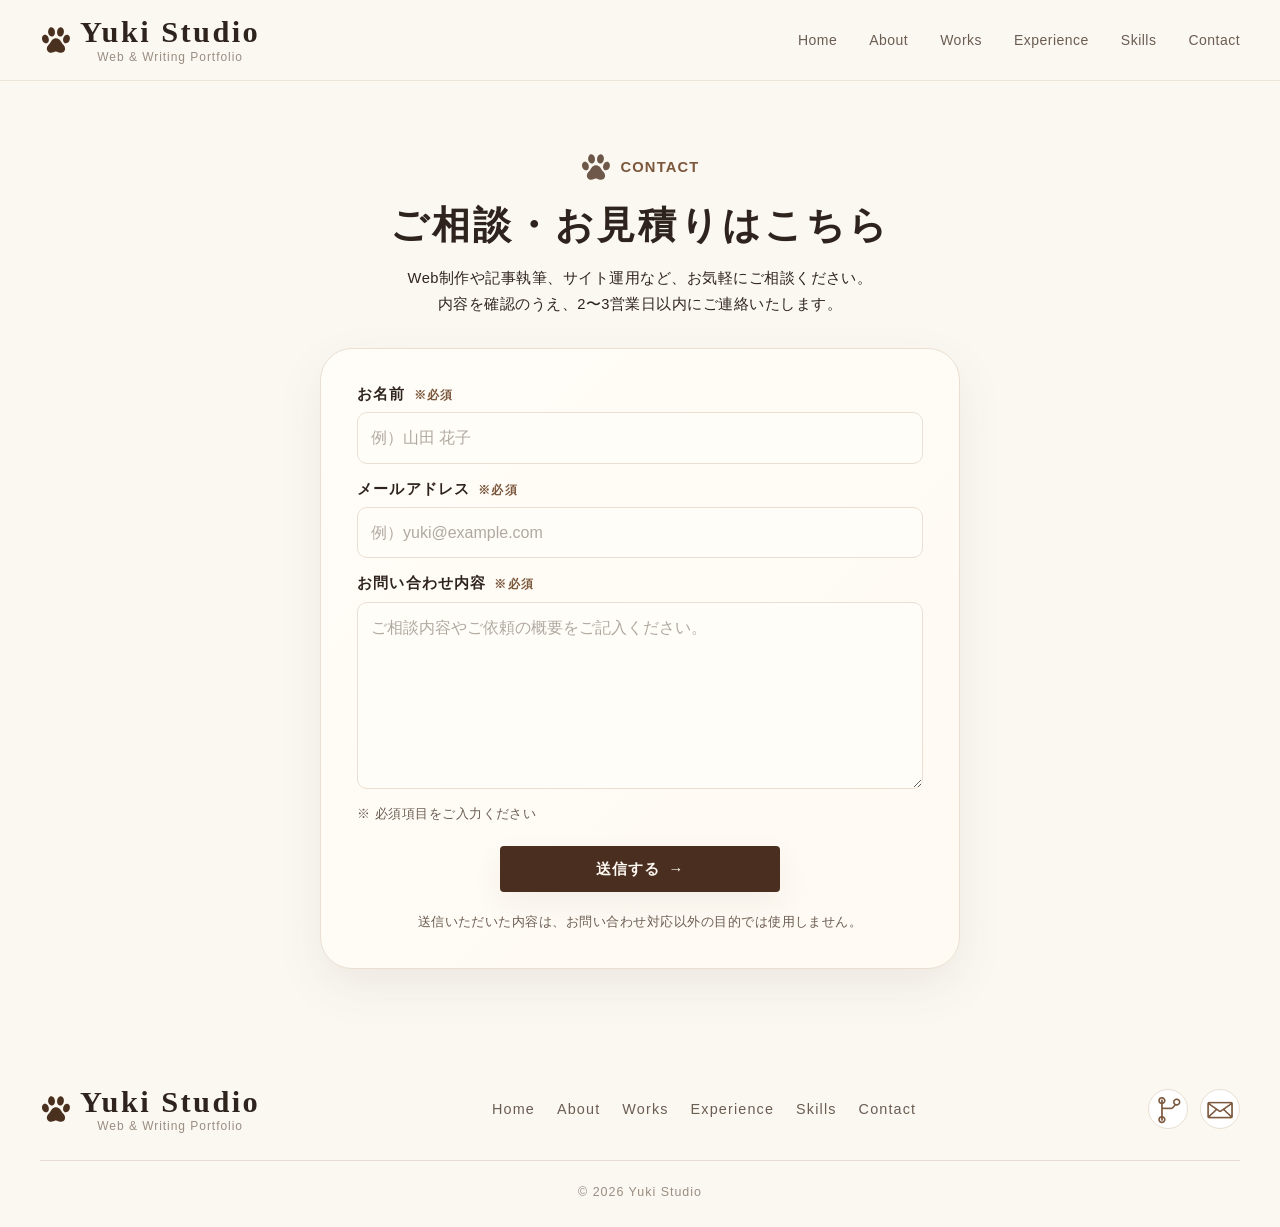
<file: contact.html>
<!DOCTYPE html>
<html lang="ja">

<head>
    <meta charset="UTF-8">
    <meta name="viewport" content="width=device-width, initial-scale=1.0">

    <title>Yuki Studio | Web & Writing Portfolio</title>
    <meta name="description" content="Yuki Studioは、IT実務経験を土台に、情報設計・文章作成・Web制作・運用まで対応するポートフォリオサイトです。">

    <link rel="stylesheet" href="css/common.css">
    <link rel="stylesheet" href="css/contact.css">
</head>

<body>
    <header class="site-header">
        <div class="header-inner">
            <a href="index.html" class="site-logo" aria-label="Yuki Studio トップへ">
                <img src="images/logo-paw.svg" alt="" class="logo-mark">
                <span class="logo-text">
                    <span class="logo-main">Yuki Studio</span>
                    <span class="logo-sub">Web &amp; Writing Portfolio</span>
                </span>
            </a>

            <button class="menu-toggle" type="button" aria-label="メニューを開く" aria-expanded="false"
                aria-controls="global-nav">
                <span></span>
                <span></span>
                <span></span>
            </button>

            <nav class="global-nav" aria-label="グローバルナビゲーション">
                <ul class="nav-list">
                    <li><a href="index.html">Home</a></li>
                    <li><a href="index.html#about">About</a></li>
                    <li><a href="index.html#works">Works</a></li>
                    <li><a href="index.html#experience">Experience</a></li>
                    <li><a href="index.html#skills">Skills</a></li>
                    <li><a href="contact.html">Contact</a></li>
                </ul>
            </nav>
        </div>
    </header>
    <main>
        <section class="section contact-section" id="contact">
            <div class="section-inner">
                <div class="contact-heading">
                    <p class="section-label">
                        <img src="images/logo-paw.svg" alt="" class="section-logo-mark">
                        CONTACT
                    </p>

                    <h2>ご相談・お見積りはこちら</h2>

                    <p>
                        Web制作や記事執筆、サイト運用など、お気軽にご相談ください。<br>
                        内容を確認のうえ、2〜3営業日以内にご連絡いたします。
                    </p>
                </div>

                <div class="contact-card">
                    <form class="contact-form" action="https://formspree.io/f/xaqgynwg" method="POST">
                        <div class="contact-form-field">
                            <label for="name">
                                お名前
                                <span>※必須</span>
                            </label>
                            <input type="text" id="name" name="name" placeholder="例）山田 花子" required>
                        </div>

                        <div class="contact-form-field">
                            <label for="email">
                                メールアドレス
                                <span>※必須</span>
                            </label>
                            <input type="email" id="email" name="email" placeholder="例）yuki@example.com" required>
                        </div>

                        <div class="contact-form-field">
                            <label for="message">
                                お問い合わせ内容
                                <span>※必須</span>
                            </label>
                            <textarea id="message" name="message" rows="6" placeholder="ご相談内容やご依頼の概要をご記入ください。"
                                required></textarea>
                        </div>

                        <p class="contact-form-note">※ 必須項目をご入力ください</p>

                        <button type="submit" class="button button-primary">
                            送信する
                            <span aria-hidden="true">→</span>
                        </button>

                        <p class="contact-privacy-note">
                            送信いただいた内容は、お問い合わせ対応以外の目的では使用しません。
                        </p>
                    </form>
                </div>
            </div>
        </section>
    </main>
    <footer class="site-footer">
        <div class="footer-inner">

            <div class="footer-main">
                <a href="index.html" class="site-logo footer-logo" aria-label="Yuki Studio トップへ">
                    <img src="images/logo-paw.svg" alt="肉球のロゴ" class="logo-mark">
                    <span class="logo-text">
                        <span class="logo-main">Yuki Studio</span>
                        <span class="logo-sub">Web &amp; Writing Portfolio</span>
                    </span>
                </a>

                <nav class="footer-nav" aria-label="フッターナビゲーション">
                    <ul>
                        <li><a href="index.html">Home</a></li>
                        <li><a href="index.html#about">About</a></li>
                        <li><a href="index.html#works">Works</a></li>
                        <li><a href="index.html#experience">Experience</a></li>
                        <li><a href="index.html#skills">Skills</a></li>
                        <li><a href="contact.html">Contact</a></li>
                    </ul>
                </nav>

                <div class="footer-sns" aria-label="SNS・連絡先">
                    <a href="https://github.com/snow10-hub" aria-label="GitHub">
                        <img src="images/github-repo-icon.webp" alt="GitHub">
                    </a>

                    <a href="contact.html" aria-label="メール">
                        <img src="images/mail-icon.webp" alt="メール">
                    </a>
                </div>
            </div>

            <div class="footer-copy">
                <p class="copyright">© 2026 Yuki Studio</p>
            </div>

        </div>
    </footer>
    <script src="js/main.js"></script>
</body>

</html>
</file>
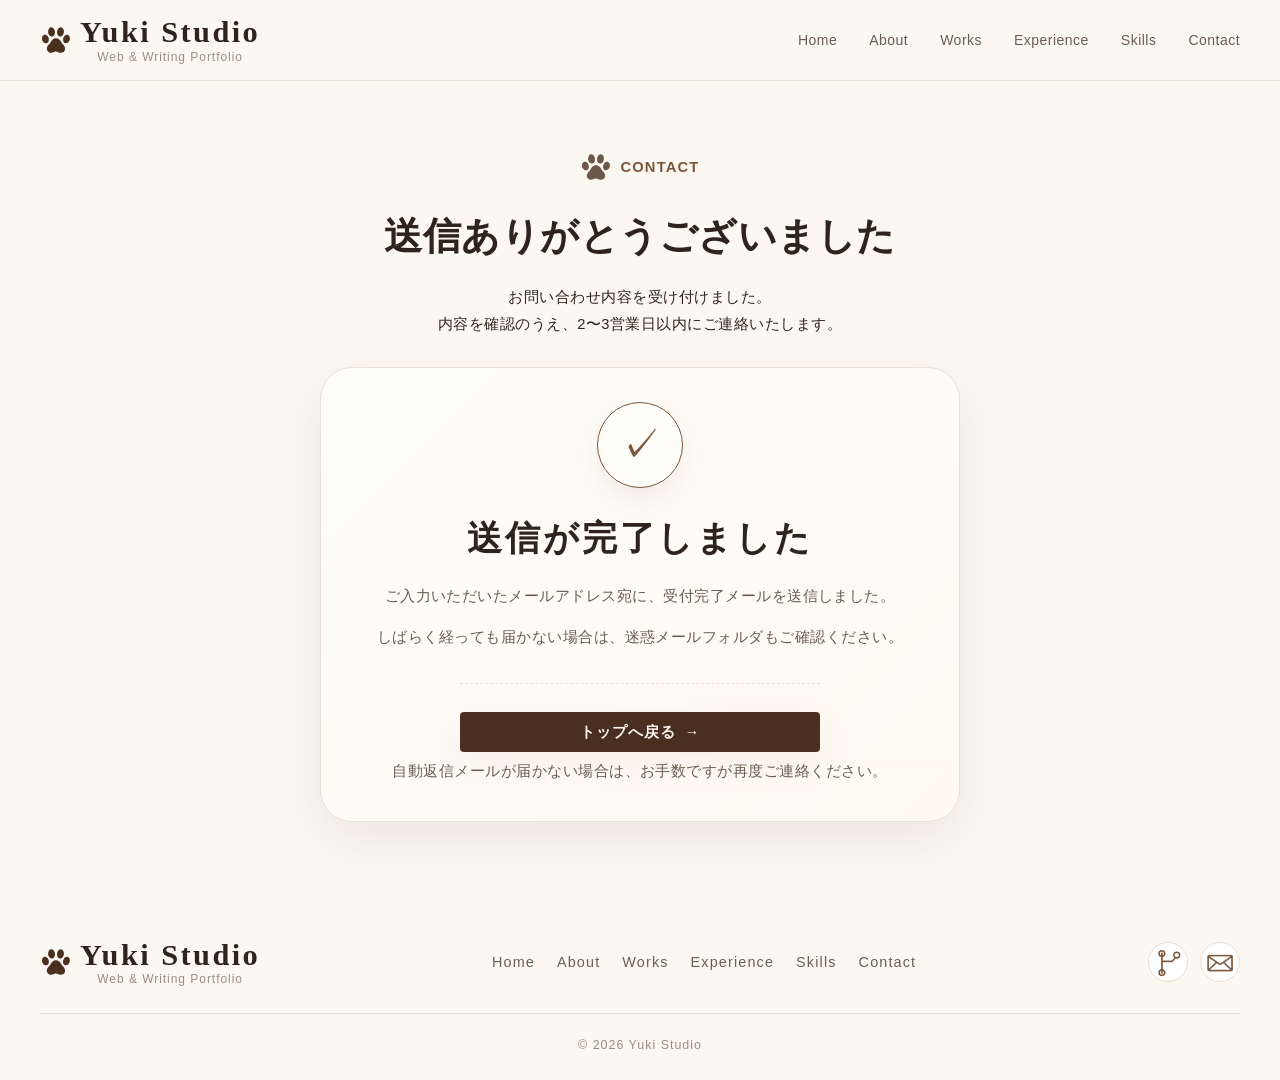
<file: thank.html>
<!DOCTYPE html>
<html lang="ja">

<head>
    <meta charset="UTF-8">
    <meta name="viewport" content="width=device-width, initial-scale=1.0">
    <title>送信完了 | Yuki Studio</title>
    <meta name="description" content="お問い合わせを受け付けました。">

    <link rel="stylesheet" href="css/common.css">
    <link rel="stylesheet" href="css/contact.css">
</head>

<body>
    <header class="site-header">
        <div class="header-inner">
            <a href="index.html" class="site-logo" aria-label="Yuki Studio トップへ">
                <img src="images/logo-paw.svg" alt="" class="logo-mark">
                <span class="logo-text">
                    <span class="logo-main">Yuki Studio</span>
                    <span class="logo-sub">Web &amp; Writing Portfolio</span>
                </span>
            </a>

            <button class="menu-toggle" type="button" aria-label="メニューを開く" aria-expanded="false"
                aria-controls="global-nav">
                <span></span>
                <span></span>
                <span></span>
            </button>

            <nav class="global-nav" aria-label="グローバルナビゲーション">
                <ul class="nav-list">
                    <li><a href="index.html">Home</a></li>
                    <li><a href="index.html#about">About</a></li>
                    <li><a href="index.html#works">Works</a></li>
                    <li><a href="index.html#experience">Experience</a></li>
                    <li><a href="index.html#skills">Skills</a></li>
                    <li><a href="contact.html">Contact</a></li>
                </ul>
            </nav>
        </div>
    </header>

    <main>
        <section class="section contact-complete-section">
            <div class="section-inner">
                <div class="contact-heading">
                    <p class="section-label">
                        <img src="images/logo-paw.svg" alt="" class="section-logo-mark">
                        CONTACT
                    </p>

                    <h1>送信ありがとうございました</h1>

                    <p>
                        お問い合わせ内容を受け付けました。<br>
                        内容を確認のうえ、2〜3営業日以内にご連絡いたします。
                    </p>
                </div>

                <div class="contact-complete-card">
                    <div class="contact-complete-mark" aria-hidden="true">✓</div>

                    <h2>送信が完了しました</h2>

                    <p>
                        ご入力いただいたメールアドレス宛に、受付完了メールを送信しました。
                    </p>

                    <p>
                        しばらく経っても届かない場合は、迷惑メールフォルダもご確認ください。
                    </p>

                    <div class="contact-complete-actions">
                        <a href="index.html" class="button button-primary">
                            トップへ戻る
                            <span aria-hidden="true">→</span>
                        </a>
                    </div>

                    <p class="contact-privacy-note">
                        自動返信メールが届かない場合は、お手数ですが再度ご連絡ください。
                    </p>
                </div>
            </div>
        </section>
    </main>

    <footer class="site-footer">
        <div class="footer-inner">

            <div class="footer-main">
                <a href="index.html" class="site-logo footer-logo" aria-label="Yuki Studio トップへ">
                    <img src="images/logo-paw.svg" alt="肉球のロゴ" class="logo-mark">
                    <span class="logo-text">
                        <span class="logo-main">Yuki Studio</span>
                        <span class="logo-sub">Web &amp; Writing Portfolio</span>
                    </span>
                </a>

                <nav class="footer-nav" aria-label="フッターナビゲーション">
                    <ul>
                        <li><a href="index.html">Home</a></li>
                        <li><a href="index.html#about">About</a></li>
                        <li><a href="index.html#works">Works</a></li>
                        <li><a href="index.html#experience">Experience</a></li>
                        <li><a href="index.html#skills">Skills</a></li>
                        <li><a href="contact.html">Contact</a></li>
                    </ul>
                </nav>

                <div class="footer-sns" aria-label="SNS・連絡先">
                    <a href="https://github.com/snow10-hub" aria-label="GitHub">
                        <img src="images/github-repo-icon.webp" alt="GitHub">
                    </a>

                    <a href="contact.html" aria-label="メール">
                        <img src="images/mail-icon.webp" alt="メール">
                    </a>
                </div>
            </div>

            <div class="footer-copy">
                <p class="copyright">© 2026 Yuki Studio</p>
            </div>

        </div>
    </footer>
</body>

</html>
</main>
<script src="js/main.js"></script>
</body>

</html>
</file>
<file: css/common.css>
/* =========================
  common.css
  Base / Variables / Header / Footer / Components
========================= */

/* ---------- CSS Variables ---------- */
:root {
    color-scheme: light;

    /* Colors */
    --color-bg: #fbf8f2;
    --color-bg-soft: #f5eee4;
    --color-surface: #ffffff;

    --color-text: #2f241d;
    --color-text-soft: #6b5d52;
    --color-text-light: #9a8d82;

    --color-main: #7b573c;
    --color-main-dark: #4a2f21;
    --color-accent: #9a7a58;

    --color-border: #eadfd2;
    --color-shadow: rgba(72, 48, 32, 0.08);

    /* Layout */
    --container-width: 1200px;
    --page-padding-pc: 24px;
    --page-padding-tablet: 32px;
    --page-padding-sp: 16px;

    /* Spacing */
    --section-space-pc: 70px;
    --section-space-sp: 64px;

    --space-xs: 8px;
    --space-sm: 12px;
    --space-md: 16px;
    --space-lg: 24px;
    --space-xl: 32px;
    --space-2xl: 48px;
    --space-3xl: 64px;

    --block-space: 22px;
    --grid-gap: 24px;
    --card-padding: 28px;

    /* Radius */
    --radius-sm: 12px;
    --radius-md: 20px;
    --radius-lg: 32px;
    --radius-pill: 999px;

    /* Typography */
    --font-base: "Hiragino Sans", "Yu Gothic", "YuGothic", "Noto Sans JP", sans-serif;
    --font-logo: "Hiragino Mincho ProN", "Yu Mincho", "YuMincho", "Noto Serif JP", serif;
    --font-en: Georgia, "Times New Roman", serif;

    --text-xs: 0.75rem;
    --text-sm: 0.875rem;
    --text-base: 1rem;
    --text-md: 1.05rem;
    --text-lg: 1.25rem;
    --text-xl: 1.5rem;
    --text-2xl: 2rem;
    --text-3xl: 2.6rem;

    --line-height-base: 1.8;
    --line-height-heading: 1.4;

    --tracking-wide: 0.08em;

    /* Effects */
    --shadow-soft: 0 18px 48px var(--color-shadow);
    --shadow-card: 0 12px 32px rgba(72, 48, 32, 0.06);
    --transition: 0.25s ease;

    /* Header */
    --header-height: 80px;
    --nav-gap: var(--space-xl);
    --header-blur: blur(14px);

    --header-height-sp: 60px;
}

/* ---------- Reset / Base ---------- */
*,
*::before,
*::after {
    box-sizing: border-box;
}

html {
    scroll-behavior: smooth;
    background: var(--color-bg);
}

body {
    margin: 0;
    min-width: 320px;
    background: var(--color-bg);
    color: var(--color-text);
    font-family: var(--font-base);
    font-size: var(--text-base);
    line-height: var(--line-height-base);
    letter-spacing: 0.03em;
    -webkit-text-size-adjust: 100%;
}

::selection {
    background: #e8d2bd;
    color: var(--color-text);
}

img,
svg {
    max-width: 100%;
    height: auto;
    vertical-align: bottom;
}

img {
    display: block;
}

a {
    color: inherit;
    text-decoration: none;
}

button,
input,
textarea,
select {
    font: inherit;
    color: inherit;
}

ul,
ol {
    margin: 0;
    padding: 0;
}

li {
    list-style: none;
}

p,
h1,
h2,
h3,
h4,
h5,
h6 {
    margin: 0;
}

/* ---------- Common Layout ---------- */
.site-header,
.section,
.site-footer {
    padding-inline: var(--page-padding-pc);
}

.header-inner,
.section-inner,
.footer-inner {
    width: min(100%, var(--container-width));
    margin-inline: auto;
}

.section {
    padding-block: var(--section-space-pc);
}

.section-title-row {
    display: flex;
    align-items: flex-end;
    justify-content: space-between;
    gap: var(--space-lg);
    margin-bottom: var(--block-space);
}

.section-label {
    display: inline-flex;
    align-items: center;
    gap: var(--space-xs);
    margin-bottom: var(--space-sm);
    color: var(--color-main);
    font-size: var(--text-xs);
    font-weight: 700;
    letter-spacing: var(--tracking-wide);
}

.section h2 {
    color: var(--color-text);
    font-family: var(--font-logo);
    font-size: clamp(1.4rem, 2.5vw, 2.1rem);
    line-height: 1.3;
    letter-spacing: var(--tracking-wide);
}

.section-text {
    position: relative;
    z-index: 1;
    margin-bottom: var(--space-lg);
    color: var(--color-text-soft);
    font-size: var(--text-sm);
    line-height: 1.9;
}

/* ---------- Buttons / Links ---------- */
.button {
    display: inline-flex;
    align-items: center;
    justify-content: center;
    gap: var(--space-xs);
    min-height: 40px;
    padding-inline: var(--space-md);
    border: 1px solid transparent;
    border-radius: 4px;
    color: inherit;
    font-size: 0.92rem;
    font-weight: 700;
    letter-spacing: var(--tracking-wide);
    transition:
        transform var(--transition),
        box-shadow var(--transition),
        background-color var(--transition),
        color var(--transition),
        border-color var(--transition);
}

.button:hover {
    transform: translateY(-3px);
}

.button-primary {
    background: var(--color-main-dark);
    color: #fffaf3;
    box-shadow: var(--shadow-card);
}

.button-primary:hover {
    background: var(--color-main);
}

.experience-link .button.button-primary {
    background: var(--color-surface);
    color: var(--color-main);
    border-color: var(--main-dark);
    box-shadow: none;
}

.experience-link .button.button-primary:hover {
    background: var(--color-bg-soft);
    color: var(--color-main-dark);
    border-color: var(--color-main-dark);
}

.about-section .experience-link {
    display: inline-flex;
    margin-top: var(--space-lg);
}

.text-link {
    display: inline-flex;
    align-items: center;
    gap: var(--space-xs);
    color: var(--color-main);
    font-size: var(--text-sm);
    font-weight: 700;
}

.text-link:hover {
    color: var(--color-main-dark);
}

.scroll-icon,
.scroll-link .section-logo-mark {
    width: 18px;
    height: 18px;
    object-fit: contain;
}

/* ---------- Header ---------- */
.site-header {
    position: sticky;
    top: 0;
    z-index: 100;
    min-height: var(--header-height);
    background: rgba(251, 248, 242, 0.9);
    border-bottom: 1px solid rgba(234, 223, 210, 0.75);
    backdrop-filter: var(--header-blur);
}

.header-inner {
    display: flex;
    align-items: center;
    justify-content: space-between;
    gap: var(--space-xl);
    min-height: var(--header-height);
}

.site-logo {
    display: inline-flex;
    align-items: center;
    flex-shrink: 0;
    gap: var(--space-xs);
}

.logo-mark {
    flex-shrink: 0;
    width: var(--space-xl);
    height: var(--space-xl);
    object-fit: contain;
}

.logo-text {
    display: flex;
    flex-direction: column;
    align-items: center;
    gap: 3px;
    line-height: 1;
}

.logo-main {
    color: var(--color-text);
    font-family: var(--font-logo);
    font-size: 1.9rem;
    font-weight: 700;
    letter-spacing: var(--tracking-wide);
}

.logo-sub {
    color: var(--color-text-light);
    font-family: var(--font-base);
    font-size: var(--text-xs);
    font-weight: 500;
    letter-spacing: var(--tracking-wide);
}

.global-nav {
    display: flex;
    align-items: center;
}

.nav-list {
    display: flex;
    align-items: center;
    gap: var(--nav-gap);
}

.nav-list a {
    position: relative;
    color: var(--color-text-soft);
    font-size: var(--text-sm);
    font-weight: 500;
    transition: color var(--transition);
}

.nav-list a::after {
    content: "";
    position: absolute;
    left: 0;
    bottom: -7px;
    width: 100%;
    height: 2px;
    border-radius: var(--radius-pill);
    background: var(--color-main);
    transform: scaleX(0);
    transform-origin: right;
    transition: transform var(--transition);
}

.nav-list a:hover {
    color: var(--color-main-dark);
}

.nav-list a:hover::after {
    transform: scaleX(1);
    transform-origin: left;
}

.menu-toggle {
    display: none;
}

/* ---------- Footer ---------- */

.site-footer {
    padding-block: var(--space-2xl) var(--space-lg);
}

.footer-main {
    display: flex;
    align-items: center;
    justify-content: space-between;
    gap: var(--space-xl);
}

.footer-logo {
    flex-shrink: 0;
}

.footer-nav ul {
    display: flex;
    align-items: center;
    gap: var(--block-space);
}

.footer-nav a {
    color: var(--color-text-soft);
    font-size: 0.9rem;
    font-weight: 400;
    letter-spacing: var(--tracking-wide);
    transition: color var(--transition);
}

.footer-nav a:hover {
    color: var(--color-main-dark);
}

.footer-sns {
    display: flex;
    align-items: center;
    gap: var(--space-sm);
}

.footer-sns a {
    display: grid;
    place-items: center;
    width: 40px;
    height: 40px;
    border: 1px solid var(--color-border);
    border-radius: 50%;
    background: var(--color-surface);
    transition:
        transform var(--transition),
        background-color var(--transition);
}

.footer-sns img {
    width: 40px;
    height: 40px;
    object-fit: contain;
}

.footer-sns a:hover {
    transform: translateY(-2px);
    background: var(--color-bg-soft);
}

.footer-copy {
    margin-top: 28px;
    padding-top: 20px;
    border-top: 1px solid rgba(125, 84, 56, 0.16);
    text-align: center;
}

.copyright {
    color: var(--color-text-light);
    font-size: 0.78rem;
    letter-spacing: var(--tracking-wide);
}

/* ---------- Contact ---------- */
.contact-pill {
    display: grid;
    grid-template-columns: auto minmax(0, 520px) auto;
    align-items: center;
    column-gap: var(--space-2xl);
    border-radius: var(--radius-lg);
    background: var(--color-bg-soft);
    padding: var(--space-lg) calc(var(--space-3xl) + var(--space-3xl));
}

.contact-dog {
    width: 90px;
}

.contact-content {
    display: contents;
}

.contact-text {
    min-width: 0;
}

.contact-text h2 {
    margin-bottom: var(--space-md);
    font-size: var(--text-lg);
}

.contact-text p {
    color: var(--color-text-soft);
    font-size: var(--text-sm);
    line-height: 1.6;
}

.contact-action {
    justify-self: end;
}

/* ---------- Utility ---------- */
.visually-hidden {
    position: absolute;
    width: 1px;
    height: 1px;
    margin: -1px;
    padding: 0;
    overflow: hidden;
    clip: rect(0 0 0 0);
    white-space: nowrap;
    border: 0;
}

.section-logo-mark {
    width: 32px;
    height: 32px;
    object-fit: contain;
    flex-shrink: 0;
    opacity: .8;
}

@media (max-width: 1024px) {

    .site-header,
    .section,
    .site-footer {
        padding-inline: var(--page-padding-tablet);
    }

    .contact-pill {
        grid-template-columns: 180px 1fr;
        gap: var(--space-xs);
        padding: var(--space-2xl) calc(var(--space-2xl) + var(--space-xs));
    }

    .contact-dog {
        justify-self: center;
    }

    .contact-content {
        display: flex;
        flex-direction: column;
        align-items: flex-start;
        gap: var(--space-sm);
    }

    .contact-action {
        width: 100%;
    }

    .contact-action .button {
        width: 100%;
        max-width: 210px;
    }

    .footer-main {
        flex-direction: column;
        align-items: center;
        gap: var(--space-lg);
        text-align: center;
    }

    .footer-nav ul {
        justify-content: center;
        flex-wrap: wrap;
        gap: var(--space-sm) var(--block-space);
    }

    .footer-sns {
        justify-content: center;
    }
}

@media (max-width: 780px) {
    body {
        font-size: 15px;
    }

    .site-header,
    .section,
    .site-footer {
        padding-inline: var(--page-padding-sp);
    }

    .section {
        padding-block: var(--section-space-sp);
    }

    .site-header,
    .header-inner {
        min-height: var(--header-height-sp);
    }

    .header-inner {
        gap: var(--space-md);
    }

    .logo-text {
        gap: .2rem;
    }

    .logo-main {
        font-size: 1.6rem;
    }

    .logo-sub {
        font-size: .67rem;
    }

    .menu-toggle {
        position: relative;
        display: flex;
        flex-direction: column;
        align-items: center;
        justify-content: center;
        gap: 6px;
        width: 40px;
        height: 40px;
        padding: 0;
        border: 1px solid var(--color-border);
        border-radius: 50%;
        background: var(--color-surface);
        cursor: pointer;
    }

    .menu-toggle span {
        display: block;
        width: 15px;
        height: 1px;
        border-radius: var(--radius-pill);
        background: var(--color-main-dark);
        transition:
            transform var(--transition),
            opacity var(--transition);
    }

    .menu-toggle.is-open span:nth-child(1) {
        transform: translateY(7px) rotate(45deg);
    }

    .menu-toggle.is-open span:nth-child(2) {
        opacity: 0;
    }

    .menu-toggle.is-open span:nth-child(3) {
        transform: translateY(-7px) rotate(-45deg);
    }

    .global-nav {
        display: block;
        position: fixed;
        top: calc(var(--header-height-sp) + var(--space-sm));
        left: var(--page-padding-sp);
        right: var(--page-padding-sp);
        z-index: 1000;
        padding: var(--space-lg);
        border: 1px solid var(--color-border);
        border-radius: var(--radius-md);
        background: rgba(255, 253, 248);
        box-shadow: var(--shadow-soft);
        opacity: 0;
        visibility: hidden;
        transform: translateY(-12px);
        transition:
            opacity var(--transition),
            visibility var(--transition),
            transform var(--transition);
    }

    .global-nav.is-open {
        opacity: 1;
        visibility: visible;
        transform: translateY(0);
    }

    .nav-list {
        display: grid;
        width: 100%;
        gap: var(--space-xs);
    }

    .nav-list a {
        display: flex;
        align-items: center;
        width: 100%;
        min-height: 48px;
        padding-inline: var(--space-md);
        border-radius: var(--radius-sm);
        color: var(--color-text-soft);
        font-size: 0.95rem;
    }

    .nav-list a::after {
        display: none;
    }

    .nav-list a:hover {
        color: var(--color-main-dark);
        background: var(--color-bg-soft);
    }

    .site-footer {
        padding-block: var(--space-xl);
    }

    .footer-logo {
        justify-content: center;
    }

    .footer-nav ul {
        gap: var(--space-sm) 18px;
    }

    .footer-nav a {
        font-size: 0.82rem;
    }

    .footer-sns a {
        width: 38px;
        height: 38px;
    }

    .footer-sns img {
        width: 22px;
        height: 22px;
    }

    .contact-pill {
        display: flex;
        flex-direction: column;
        gap: var(--space-lg);
        padding: var(--space-lg);
        text-align: center;
    }

    .contact-content {
        align-items: center;
    }

    .contact-action {
        display: flex;
        justify-content: center;
    }

    .contact-dog {
        width: 77px;
    }
}
</file>
<file: css/style.css>
/* =========================
  Hero
========================= */

.hero {
    display: flex;
    align-items: center;
    position: relative;
    overflow: hidden;
    width: 100vw;
    min-height: clamp(380px, 38vw, 500px);
    margin-inline: calc(50% - 50vw);
    margin-bottom: var(--section-space-pc);
    background:
        linear-gradient(90deg,
            rgba(251, 248, 242, 0.98) 0%,
            rgba(251, 248, 242, 0) 70%),
        url("../images/hero-dog.webp") right center / cover no-repeat;
}

.hero-inner {
    width: min(100%, calc(var(--container-width) + var(--page-padding-pc) * 2));
    margin-inline: auto;
    padding-inline: var(--page-padding-pc);
}

.hero-content {
    position: relative;
    z-index: 1;
    width: min(520px, 100%);
}

.hero-label {
    margin-bottom: clamp(var(--space-sm), 1.4vw, 18px);
    color: var(--color-main);
    font-size: clamp(0.72rem, 0.9vw, var(--text-xs));
    font-weight: 700;
    letter-spacing: var(--tracking-wide);
}

.hero-title {
    color: var(--color-text);
    font-family: var(--font-logo);
    font-size: clamp(var(--text-2xl), 4vw, 3rem);
    font-weight: 700;
    line-height: 1.25;
    letter-spacing: var(--tracking-wide);
}

.hero-lead {
    margin-top: clamp(18px, 2vw, var(--space-lg));
    color: var(--color-text-soft);
    font-size: clamp(0.9rem, 1.15vw, var(--text-md));
    line-height: 2;
}

.hero-actions {
    margin-top: clamp(var(--space-lg), 3vw, var(--space-xl));
}

.scroll-link {
    display: inline-flex;
    align-items: center;
    gap: var(--space-xs);
    margin-top: clamp(var(--block-space), 2.5vw, 28px);
    color: var(--color-text-light);
    font-size: var(--text-xs);
    font-weight: 700;
    letter-spacing: var(--tracking-wide);
}

/* =========================
  About
========================= */

.about-layout {
    display: grid;
    grid-template-columns: minmax(0, 1fr) minmax(0, 2.2fr);
    align-items: center;
    gap: clamp(var(--space-3xl), 5vw, 80px);
}

.section-heading {
    position: relative;
}

.about-section .section-text {
    z-index: 3;
}

.section-heading .button {
    position: relative;
    z-index: 2;
    margin-top: var(--space-lg);
}

.about-dog {
    position: absolute;
    right: calc(var(--space-xl) * -1);
    bottom: calc(var(--space-lg) * -1);
    z-index: 1;
    width: clamp(140px, 14vw, 150px);
    margin: 0;
    pointer-events: none;
}

.service-list {
    display: grid;
    grid-template-columns: repeat(3, 1fr);
    gap: var(--space-sm);
}

.service-card {
    padding: 40px var(--space-lg);
    border: 1px solid var(--color-border);
    border-radius: var(--radius-sm);
    background: rgba(255, 253, 248, 0.78);
    box-shadow: var(--shadow-card);
    text-align: center;
}

.service-icon {
    display: grid;
    place-items: center;
    width: 72px;
    height: 72px;
    margin: 0 auto var(--space-lg);
    border-radius: 50%;
    background: var(--color-bg-soft);
    opacity: .8;
}

.service-icon img {
    width: 40px;
    height: 40px;
    object-fit: contain;
}

.service-card h3 {
    margin-bottom: var(--space-md);
    color: var(--color-text);
    font-size: var(--text-md);
    line-height: 1.6;
}

.service-card p {
    color: var(--color-text-soft);
    font-size: 0.9rem;
    line-height: 1.7;
    text-align: center;
}

/* =========================
  Works
========================= */

.works-list {
    display: grid;
    grid-template-columns: repeat(3, 1fr);
    gap: var(--grid-gap);
}

.work-card {
    overflow: hidden;
    border-radius: var(--radius-sm);
    background: var(--color-surface);
    box-shadow: var(--shadow-card);
    transition:
        transform var(--transition),
        box-shadow var(--transition);
}

.work-card:hover {
    transform: translateY(-4px);
    box-shadow: var(--shadow-soft);
}

.work-image {
    position: relative;
    display: block;
    overflow: hidden;
    width: 100%;
    aspect-ratio: 16 / 10;
}

.work-image img {
    width: 100%;
    height: 100%;
    object-fit: cover;
    transition: transform var(--transition);
}

.work-card:hover .work-image img {
    transform: scale(1.04);
}

.work-image-text {
    position: absolute;
    inset: 0;
    display: flex;
    flex-direction: column;
    justify-content: flex-end;
    padding: var(--space-lg) 20px 20px;
    color: #ffffff;
    background:
        linear-gradient(to top,
            rgba(30, 20, 15, 0.85) 0%,
            rgba(30, 20, 15, 0.3) 50%,
            rgba(30, 20, 15, 0) 100%);
}

.work-title-on-image {
    margin-bottom: 4px;
    font-size: var(--text-lg);
    font-weight: 700;
    letter-spacing: var(--tracking-wide);
}

.work-image-text p:not(.work-title-on-image) {
    margin-bottom: var(--space-sm);
    font-size: 0.8rem;
    opacity: 0.85;
}

.work-tags {
    display: flex;
    flex-wrap: wrap;
    gap: 6px;
}

.work-tags span {
    padding: 3px 10px;
    border-radius: 4px;
    background: #ffffff;
    color: var(--color-text);
    font-size: 0.72rem;
    font-weight: 700;
}

.work-body {
    padding: var(--space-md) 20px 20px;
}

.work-body h3 {
    margin-bottom: 4px;
    color: var(--color-text);
    font-size: 0.95rem;
    font-weight: 700;
}

.work-meta {
    color: var(--color-text-light);
    font-size: 0.78rem;
    line-height: 1.8;
}

.work-body p:not(.work-meta) {
    display: none;
}

.work-links {
    margin-top: 14px;
}

.work-link {
    display: inline-flex;
    align-items: center;
    justify-content: center;
    gap: 6px;
    min-height: 36px;
    padding: 0 14px;
    border: 1px solid var(--color-border);
    border-radius: var(--radius-pill);
    background: var(--color-bg-soft);
    color: var(--color-main-dark);
    font-size: 0.8rem;
    font-weight: 700;
    letter-spacing: 0.04em;
    transition:
        background-color var(--transition),
        border-color var(--transition);
}

.work-link:hover {
    border-color: var(--color-main);
}

/* =========================
  Experience
========================= */

.section-lead {
    margin-bottom: calc(var(--space-xl) + var(--space-xs));
    color: var(--color-text-light);
    font-size: 0.95rem;
    letter-spacing: var(--tracking-wide);
}

.experience-list {
    display: flex;
    flex-direction: column;
    gap: var(--grid-gap);
}

.experience-card {
    display: flex;
    align-items: center;
    gap: calc(var(--space-xl) + var(--space-xs));
    padding: calc(var(--space-xl) + var(--space-xs));
    border-radius: var(--radius-sm);
    background: var(--color-surface);
    box-shadow: var(--shadow-card);
    transition:
        transform var(--transition),
        box-shadow var(--transition);
}

.experience-card:hover {
    transform: translateY(-2px);
    box-shadow: var(--shadow-soft);
}

.experience-icon-wrap {
    display: grid;
    place-items: center;
    flex-shrink: 0;
    width: 120px;
    height: 120px;
    border-radius: 50%;
    background: var(--color-bg-soft);
}

.experience-icon {
    width: 70px;
    height: 70px;
    object-fit: contain;
}

.experience-body {
    flex: 1;
    min-width: 0;
}

.experience-body h3 {
    margin-bottom: var(--space-sm);
    color: var(--color-text);
    font-size: var(--text-lg);
    font-weight: 700;
}

.experience-body p {
    margin-bottom: var(--space-md);
    color: var(--color-text-light);
    font-size: 0.92rem;
    line-height: 1.75;
}

.experience-tags {
    display: flex;
    flex-wrap: wrap;
    gap: var(--space-xs);
}

.experience-tags span {
    padding: 6px 14px;
    border-radius: 4px;
    background: var(--color-bg-soft);
    color: var(--color-accent);
    font-size: 0.8rem;
    font-weight: 700;
}

.experience-link {
    margin-top: calc(var(--space-xl) + var(--space-xs));
    text-align: center;
}

/* =========================
  Skills
========================= */

.skill-groups {
    display: flex;
    justify-content: space-between;
    gap: calc(var(--space-xl) + var(--space-xs));
    margin-top: calc(var(--space-xl) + var(--space-xs));
}

.skill-group {
    position: relative;
    flex: 1;
    padding-left: var(--block-space);
}

.skill-group:not(:first-child)::before {
    content: "";
    position: absolute;
    top: 5px;
    bottom: 5px;
    left: 0;
    width: 1px;
    background: var(--color-border);
}

.skill-group h3 {
    display: flex;
    align-items: center;
    justify-content: center;
    margin-bottom: var(--block-space);
    color: var(--color-text);
    font-weight: 600;
}

.skill-group-icon {
    width: 25px;
    height: 25px;
    margin-right: var(--space-xs);
    object-fit: contain;
}

.skill-tags {
    display: flex;
    flex-wrap: wrap;
    justify-content: center;
    gap: var(--space-xs);
}

.skill-tags span {
    padding: 6px var(--space-sm);
    border: 1px solid var(--color-border);
    border-radius: 4px;
    color: var(--color-text);
    font-size: 0.8rem;
}

@media (max-width: 1024px) {
    .about-layout {
        grid-template-columns: 1fr;
    }

    .section-heading {
        max-width: 500px;
        margin-inline: auto;
    }

    .about-dog {
        bottom: calc(var(--space-sm) * -1);
        width: 160px;
        right: 10px;
    }

    .section-heading .button.button-primary {
        margin-left: 10px;
    }

    .work-image-text p {
        display: none;
    }

    .skill-groups {
        flex-direction: column;
        gap: 0;
        margin-top: calc(var(--space-lg) + var(--space-sm));
    }

    .skill-group {
        padding-block: var(--card-padding);
        padding-inline: 0;
    }

    .skill-group:not(:first-child)::before {
        display: none;
    }

    .skill-group:not(:last-child) {
        border-bottom: 1px solid var(--color-border);
    }

    .skill-group h3 {
        justify-content: flex-start;
        margin-bottom: calc(var(--space-md) + 2px);
    }

    .skill-tags {
        justify-content: flex-start;
    }
}

@media (max-width: 780px) {
    .scroll-link {
        display: none;
    }

    .hero-lead {
        max-width: 19em;
        font-size: var(--text-sm);
    }

    .service-list {
        grid-template-columns: 1fr;
        gap: clamp(var(--space-sm), 3vw, var(--grid-gap));
    }

    .service-card {
        display: grid;
        grid-template-columns: var(--space-3xl) 1fr;
        column-gap: var(--space-md);
        row-gap: var(--space-xs);
        align-items: center;
        padding: var(--space-lg);
        text-align: left;
    }

    .service-icon {
        grid-row: 1 / 3;
        grid-column: 1;
        width: var(--space-3xl);
        height: var(--space-3xl);
        margin: 0;
    }

    .service-icon img {
        width: 28px;
        height: 28px;
    }

    .service-card h3 {
        grid-column: 2;
        margin-bottom: 0;
        line-height: 1.5;
    }

    .service-card p {
        grid-column: 2;
        font-size: var(--text-sm);
        text-align: left;
    }

    .work-image-text p {
        display: block;
    }

    .works-list {
        grid-template-columns: 1fr;
    }

    .work-image {
        aspect-ratio: 2 / 1;
    }

    .work-image-text {
        padding: var(--block-space) 18px 18px;
    }

    .work-title-on-image {
        font-size: 1.15rem;
    }

    .work-body {
        padding: 18px 18px 20px;
    }

    .work-link {
        width: 100%;
        min-height: 42px;
    }

    .experience-card {
        flex-direction: column;
        align-items: center;
        gap: var(--space-lg);
        padding: var(--space-xl) var(--space-lg);
        text-align: center;
    }

    .experience-icon-wrap {
        width: 56px;
        height: 56px;
    }

    .experience-icon {
        width: var(--space-xl);
        height: var(--space-xl);
    }

    .experience-body {
        width: 100%;
    }

    .experience-body p {
        font-size: var(--text-sm);
        font-weight: 500;
        line-height: 1.9;
        letter-spacing: 0.02em;
    }

    .experience-tags {
        justify-content: center;
    }
}

@media (max-width: 635px) {
    .hero {
        background: url("../images/hero-dog-sp.webp") 65% center / auto 100% no-repeat;
    }
}
</file>
<file: css/career.css>
/* =========================
  Career Hero
========================= */

.career-hero {
    position: relative;
    width: 100vw;
    margin-inline: calc(50% - 50vw);
    margin-bottom: var(--section-space-pc);
}

.career-hero-inner {
    display: flex;
    align-items: center;
    width: min(100%, calc(var(--container-width) + var(--page-padding-pc) * 2));
    min-height: clamp(380px, 38vw, 500px);
    margin-inline: auto;
    padding-inline: var(--page-padding-pc);
}

.career-hero-visual {
    position: absolute;
    inset: 0;
}

.career-hero-visual img {
    width: 100%;
    height: 100%;
    object-fit: cover;
    object-position: right center;
}

.career-hero-content {
    position: relative;
    z-index: 1;
    width: min(560px, 100%);
}

.career-hero-label {
    display: inline-flex;
    align-items: center;
    gap: var(--space-xs);
    margin-bottom: calc(var(--space-md) + 2px);
    color: var(--color-main);
    font-size: 0.78rem;
    font-weight: 700;
    letter-spacing: var(--tracking-wide);
}

.career-hero-title {
    color: var(--color-text);
    font-family: var(--font-logo);
    font-size: clamp(var(--text-2xl), 4vw, 3rem);
    font-weight: 700;
    line-height: 1.2;
    letter-spacing: var(--tracking-wide);
}

.career-hero-lead {
    margin-top: var(--space-lg);
    color: var(--color-text-soft);
    font-size: var(--text-md);
    line-height: 2;
}

/* ---------- Layout ---------- */
.career-section {
    padding-top: calc(var(--space-xl) + var(--space-xs));
}

.career-layout {
    display: grid;
    grid-template-columns: minmax(0, 1fr) 350px;
    gap: var(--grid-gap);
    align-items: start;
}

.career-main {
    position: relative;
    display: grid;
    gap: var(--grid-gap);
}

.career-main::before {
    content: "";
    position: absolute;
    top: 0;
    left: var(--space-lg);
    bottom: 0;
    z-index: 0;
    width: 1px;
    background-color: var(--color-border);
}

/* ---------- Career Cards ---------- */
.career-card {
    position: relative;
    display: grid;
    grid-template-columns: 56px minmax(0, 1fr);
    gap: var(--space-sm);
    padding: var(--space-sm);
}

.career-number {
    z-index: 3;
    display: grid;
    place-items: center;
    width: var(--space-2xl);
    height: var(--space-2xl);
    border: 2px solid var(--color-border);
    border-radius: 50%;
    background: var(--color-bg-soft);
    color: var(--color-main);
    font-weight: 600;
    letter-spacing: var(--tracking-wide);
}

.career-card-inner {
    display: grid;
    gap: var(--space-lg);
    padding: var(--space-xl);
    border: 1px solid var(--color-border);
    border-radius: var(--radius-md);
    background: rgba(255, 253, 248, 0.82);
    box-shadow: var(--shadow-card);
}

.career-content h2 {
    margin-bottom: var(--space-md);
    color: var(--color-text);
    font-size: 1.4rem;
    line-height: 1.5;
}

.career-content p {
    max-width: 46rem;
    color: var(--color-text-soft);
    font-size: var(--text-sm);
    line-height: 1.8;
    letter-spacing: var(--tracking-wide);
}

/* =========================
  Career Result Blocks
========================= */

.career-badge svg,
.career-summary h3 svg,
.career-detail-label svg {
    opacity: 0.6;
}

.career-badge {
    display: inline-flex;
    align-items: center;
    width: fit-content;
    gap: var(--space-xs);
    margin-top: var(--space-sm);
    margin-bottom: var(--space-xl);
    padding: 6px 14px;
    border-radius: var(--radius-pill);
    background: var(--color-bg-soft);
    color: var(--color-main-dark);
    font-size: var(--text-xs);
    letter-spacing: var(--tracking-wide);
}

.career-summary {
    margin-bottom: var(--space-xl);
    padding: var(--space-lg);
    border-radius: var(--radius-sm);
    background: var(--color-bg);
}

.career-summary h3,
.career-achievements h3 {
    display: flex;
    align-items: center;
    gap: var(--space-xs);
    margin-bottom: var(--space-sm);
    font-weight: 700;
    letter-spacing: var(--tracking-wide);
}

.career-summary h3 {
    color: var(--color-main-dark);
    font-size: var(--text-sm);
}

.career-summary p {
    margin-bottom: 0;
    color: var(--color-text-soft);
    font-size: 0.95rem;
    font-weight: 400;
    line-height: 1.9;
}

.career-achievements {
    margin-bottom: var(--space-xl);
}

.career-achievements h3 {
    margin-bottom: var(--space-lg);
    color: var(--color-text);
    font-size: var(--text-md);
}

.career-achievement-list {
    display: grid;
    grid-template-columns: repeat(3, minmax(0, 1fr));
}

.career-achievement-item {
    padding-inline: var(--space-lg);
}

.career-achievement-item:not(:first-child) {
    border-left: 1px solid var(--color-border);
}

.career-achievement-item h4 {
    margin-bottom: var(--space-sm);
    color: var(--color-text);
    font-size: 0.95rem;
    font-weight: 700;
    line-height: 1.6;
}

.career-achievement-item p {
    margin: 0;
    color: var(--color-text-soft);
    font-size: var(--text-sm);
    font-weight: 400;
    line-height: 1.8;
}

.career-tags {
    display: flex;
    flex-wrap: wrap;
    gap: var(--space-xs);
    margin-top: calc(var(--space-md) + 2px);
}

.career-tags span {
    display: inline-flex;
    align-items: center;
    min-height: 30px;
    padding: 4px var(--space-sm);
    border: 1px solid var(--color-border);
    border-radius: var(--radius-pill);
    background: rgba(245, 238, 228, 0.7);
    color: var(--color-text-soft);
    font-size: 0.82rem;
    font-weight: 500;
}

/* ---------- Side ---------- */
.career-side {
    position: sticky;
    top: calc(var(--header-height) + var(--space-xl));
    display: grid;
    gap: var(--space-lg);
}

.side-card {
    padding: var(--space-xl);
    border: 1px solid var(--color-border);
    border-radius: var(--radius-md);
    background: rgba(255, 253, 248, 0.82);
    box-shadow: var(--shadow-card);
}

.side-card h2 {
    margin-bottom: var(--space-md);
    color: var(--color-text);
    font-size: 1.4rem;
    line-height: 1.6;
}

.side-card h3 {
    margin-top: var(--space-lg);
    margin-bottom: var(--space-xs);
    color: var(--color-text);
    font-size: var(--text-base);
    font-weight: 500;
}

.check-list {
    display: grid;
    gap: var(--block-space);
}

.check-list li {
    position: relative;
    padding-left: 28px;
    color: var(--color-text-soft);
    font-size: 0.95rem;
    line-height: 1.6;
}

.check-list li::before {
    content: "✓";
    position: absolute;
    left: 0;
    color: var(--color-main);
    font-weight: 700;
}

.side-dog {
    width: 180px;
    margin-inline: auto;
}

/* ---------- Career Details ---------- */
.career-details {
    display: grid;
    gap: var(--space-md);
    margin-top: var(--space-lg);
}

.career-detail-row {
    display: flex;
    align-items: center;
    gap: var(--space-xl);
    padding: var(--space-md);
    border-radius: var(--radius-sm);
    background: rgba(245, 240, 230, 0.5);
}

.career-detail-label {
    display: flex;
    align-items: center;
    flex-shrink: 0;
    gap: var(--space-xs);
    min-width: 160px;
    color: var(--color-text);
    font-weight: 700;
}

.career-detail-label svg {
    flex-shrink: 0;
    width: 18px;
    height: 18px;
}

.career-detail-text {
    margin: 0;
    color: var(--color-text-soft);
    font-size: var(--text-xs);
    line-height: 1.6;
}

/* ---------- Responsive ---------- */
@media (max-width: 1024px) {
    .career-hero-inner {
        padding-inline: var(--page-padding-tablet);
    }

    .career-layout {
        grid-template-columns: 1fr;
    }

    .career-side {
        position: static;
        margin-top: var(--space-2xl);
    }

    .side-dog {
        display: none;
    }

    h3 {
        margin-top: var(--space-md)
    }

    .career-achievement-list {
        grid-template-columns: 1fr;
    }

    .career-achievement-item {
        padding: var(--space-md) 0;
    }

    .career-achievement-item:not(:first-child) {
        border-left: 0;
        border-top: 1px solid var(--color-border);
    }

    .career-achievement-item:first-child {
        padding-top: 0;
    }

    .career-achievement-item:last-child {
        padding-bottom: 0;
    }
}

@media (max-width: 780px) {
    .career-hero {
        margin-bottom: var(--section-space-sp);
    }

    .career-hero-inner {
        align-items: flex-start;
        padding: 90px var(--page-padding-sp) 0;
    }

    .career-hero-content {
        width: min(350px, 100%);
    }

    .career-achievements h3 {
        margin-top: var(--space-xl);
        margin-bottom: var(--space-sm);
    }

    .career-section {
        padding-top: var(--space-xl);
    }

    .career-main::before,
    .career-main::after {
        display: none;
    }

    .career-card {
        display: block;
    }

    article.career-card {
        padding: 0;
        margin-top: var(--space-lg);
    }

    .career-number {
        display: none;
    }

    .career-card-inner {
        padding: var(--space-xl);
    }

    .career-content h2 {
        font-size: 1.2rem;
    }

    .career-detail-row {
        flex-direction: column;
        align-items: flex-start;
        gap: var(--space-xs);
        padding: calc(var(--space-md) + 2px) var(--space-md);
    }

    .career-detail-label {
        min-width: 0;
    }

    .career-detail-text {
        font-size: var(--text-sm);
        line-height: 1.8;
    }

    .career-badge {
        margin-bottom: var(--space-lg);
    }

    .career-summary {
        margin-bottom: var(--space-lg);
        padding: var(--space-md);
    }

    .career-summary p {
        font-size: var(--text-sm);
        line-height: 1.85;
    }
}

@media (max-width: 550px) {
    .career-hero {
        background: url("../images/hero-dog-career-sp.webp") 100% center / auto 100% no-repeat;
    }

    .career-hero-visual img {
        display: none;
    }

    .career-hero-label {
        margin-bottom: var(--space-sm);
        font-size: 0.72rem;
    }

    .career-hero-title {
        font-size: 1.8rem;
        line-height: 1.35;
    }

    .career-hero-lead {
        max-width: 14rem;
        font-size: var(--text-sm);
        line-height: 1.9;
    }
}
</file>
<file: css/contact.css>
/* =========================
  Contact Page / Contact Form
========================= */

/* ---------- Contact Section ---------- */
.contact-section,
.contact-complete-section {
    position: relative;
    overflow: hidden;
    padding-block: var(--section-space-pc);
}

.contact-heading .section-label {
    justify-content: center;
    margin-bottom: 18px;
}

.contact-heading {
    max-width: 680px;
    margin-inline: auto;
    margin-bottom: 30px;
    text-align: center;
}

.contact-heading h1,
.contact-heading h2 {
    margin-bottom: 14px;
    font-size: clamp(1.7rem, 3vw, 2.4rem);
}

.contact-heading p {
    font-size: 0.92rem;
    line-height: 1.8;
}


/* ---------- Contact Card ---------- */
.contact-card,
.contact-complete-card {
    width: min(100%, 640px);
    margin-inline: auto;
    padding: 34px 36px;
    border: 1px solid var(--color-border);
    border-radius: var(--radius-lg);
    background:
        linear-gradient(135deg, rgba(255, 253, 248, 0.96), rgba(255, 250, 242, 0.92));
    box-shadow: var(--shadow-soft);
}


/* ---------- Contact Form ---------- */
.contact-form {
    display: grid;
    gap: 14px;
}

.contact-form-field {
    display: grid;
    gap: 6px;
}

.contact-form-field label {
    display: flex;
    align-items: baseline;
    gap: 8px;
    color: var(--color-text);
    font-size: 0.92rem;
    font-weight: 700;
    line-height: 1.6;
    letter-spacing: var(--tracking-wide);
}

.contact-form-field label span {
    color: var(--color-main);
    font-size: 0.78rem;
    font-weight: 700;
}

.contact-form-field input,
.contact-form-field textarea {
    width: 100%;
    padding: 11px 13px;
    font-size: 0.92rem;
    border: 1px solid var(--color-border);
    border-radius: 10px;
    background: #fffdf8;
    color: var(--color-text);
    font: inherit;
    line-height: 1.7;
    outline: none;
    transition:
        border-color 0.2s ease,
        box-shadow 0.2s ease,
        background-color 0.2s ease;
}

.contact-form-field textarea {
    min-height: 120px;
    resize: vertical;
}

.contact-form-field input::placeholder,
.contact-form-field textarea::placeholder {
    color: rgba(92, 78, 65, 0.48);
}

.contact-form-field input:focus,
.contact-form-field textarea:focus {
    border-color: var(--color-main);
    background: rgba(255, 255, 255, 0.95);
    box-shadow: 0 0 0 3px rgba(154, 122, 88, 0.14);
}

.contact-form-note {
    margin: 0;
    color: var(--color-text-soft);
    font-size: 0.84rem;
    line-height: 1.7;
}

.contact-form .button {
    width: min(100%, 280px);
    min-height: 46px;
    justify-content: center;
    margin-top: 6px;
    margin-inline: auto;
    border: 0;
    cursor: pointer;
}

.contact-privacy-note {
    margin: 0;
    padding-top: 4px;
    color: var(--color-text-soft);
    font-size: 0.82rem;
    line-height: 1.8;
    text-align: center;
}


/* ---------- Complete Page ---------- */
.contact-complete-card {
    display: grid;
    justify-items: center;
    text-align: center;
}

.contact-complete-mark {
    display: grid;
    place-items: center;
    width: 86px;
    height: 86px;
    margin-bottom: 26px;
    border: 1px solid var(--color-main);
    border-radius: 50%;
    background: rgba(255, 253, 248, 0.9);
    color: var(--color-main);
    font-size: 2.6rem;
    line-height: 1;
    box-shadow: 0 12px 28px rgba(90, 70, 50, 0.08);
}

.contact-complete-card h2 {
    margin-bottom: 18px;
    color: var(--color-text);
    font-family: var(--font-logo);
    font-size: clamp(1.6rem, 3vw, 2.2rem);
    line-height: 1.4;
    letter-spacing: var(--tracking-wide);
}

.contact-complete-card p {
    color: var(--color-text-soft);
    font-size: 0.96rem;
    line-height: 2;
}

.contact-complete-card p + p {
    margin-top: 10px;
}

.contact-complete-actions {
    display: grid;
    gap: 14px;
    width: min(100%, 360px);
    margin-top: 30px;
    padding-top: 28px;
    border-top: 1px dashed var(--color-border);
}

.contact-complete-actions .button {
    width: 100%;
    justify-content: center;
}

/* ---------- Responsive ---------- */

@media (max-width: 780px) {
    .contact-section,
    .contact-complete-section {
        padding-block: 44px;
    }

    .contact-heading {
        margin-bottom: 26px;
    }

    .contact-heading h1,
    .contact-heading h2 {
        font-size: 1.7rem;
    }

    .contact-card,
    .contact-complete-card {
        padding: 26px 20px;
    }

    .contact-form-field textarea {
        min-height: 120px;
    }
}
</file>
